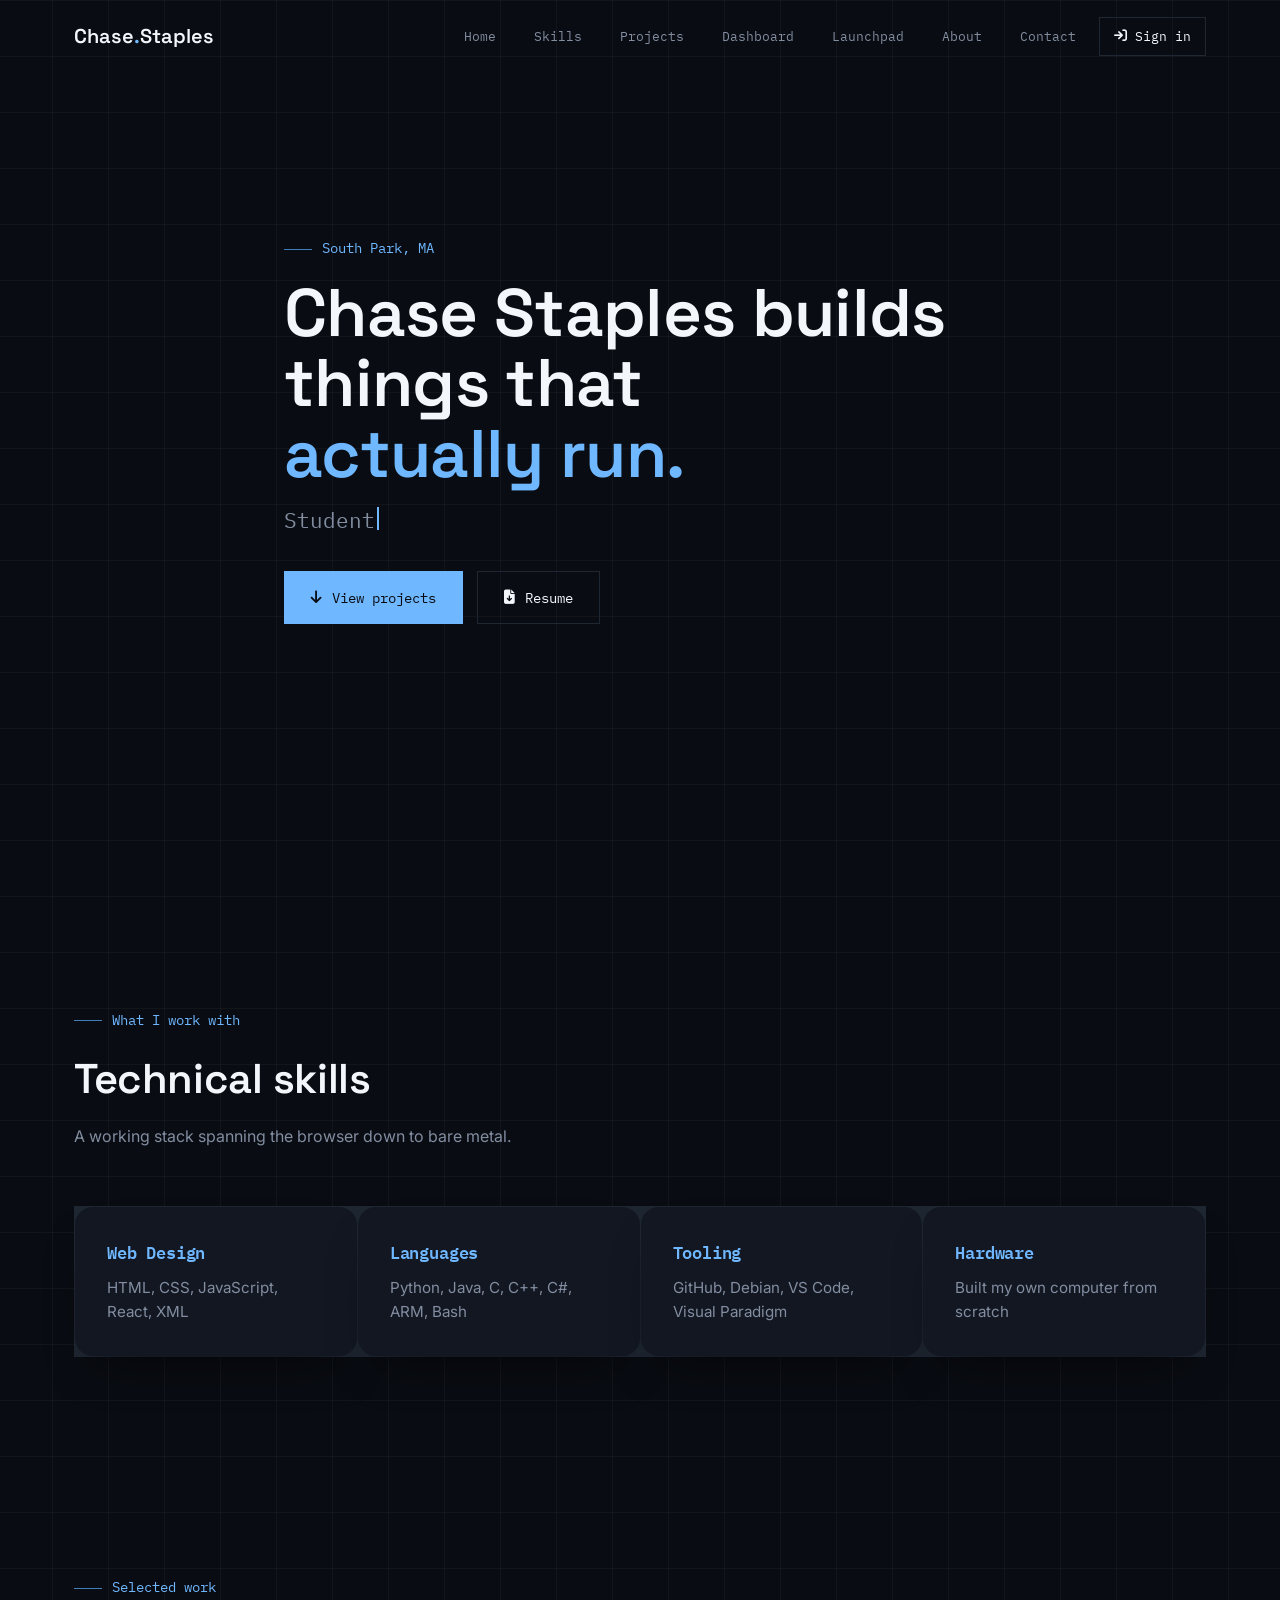
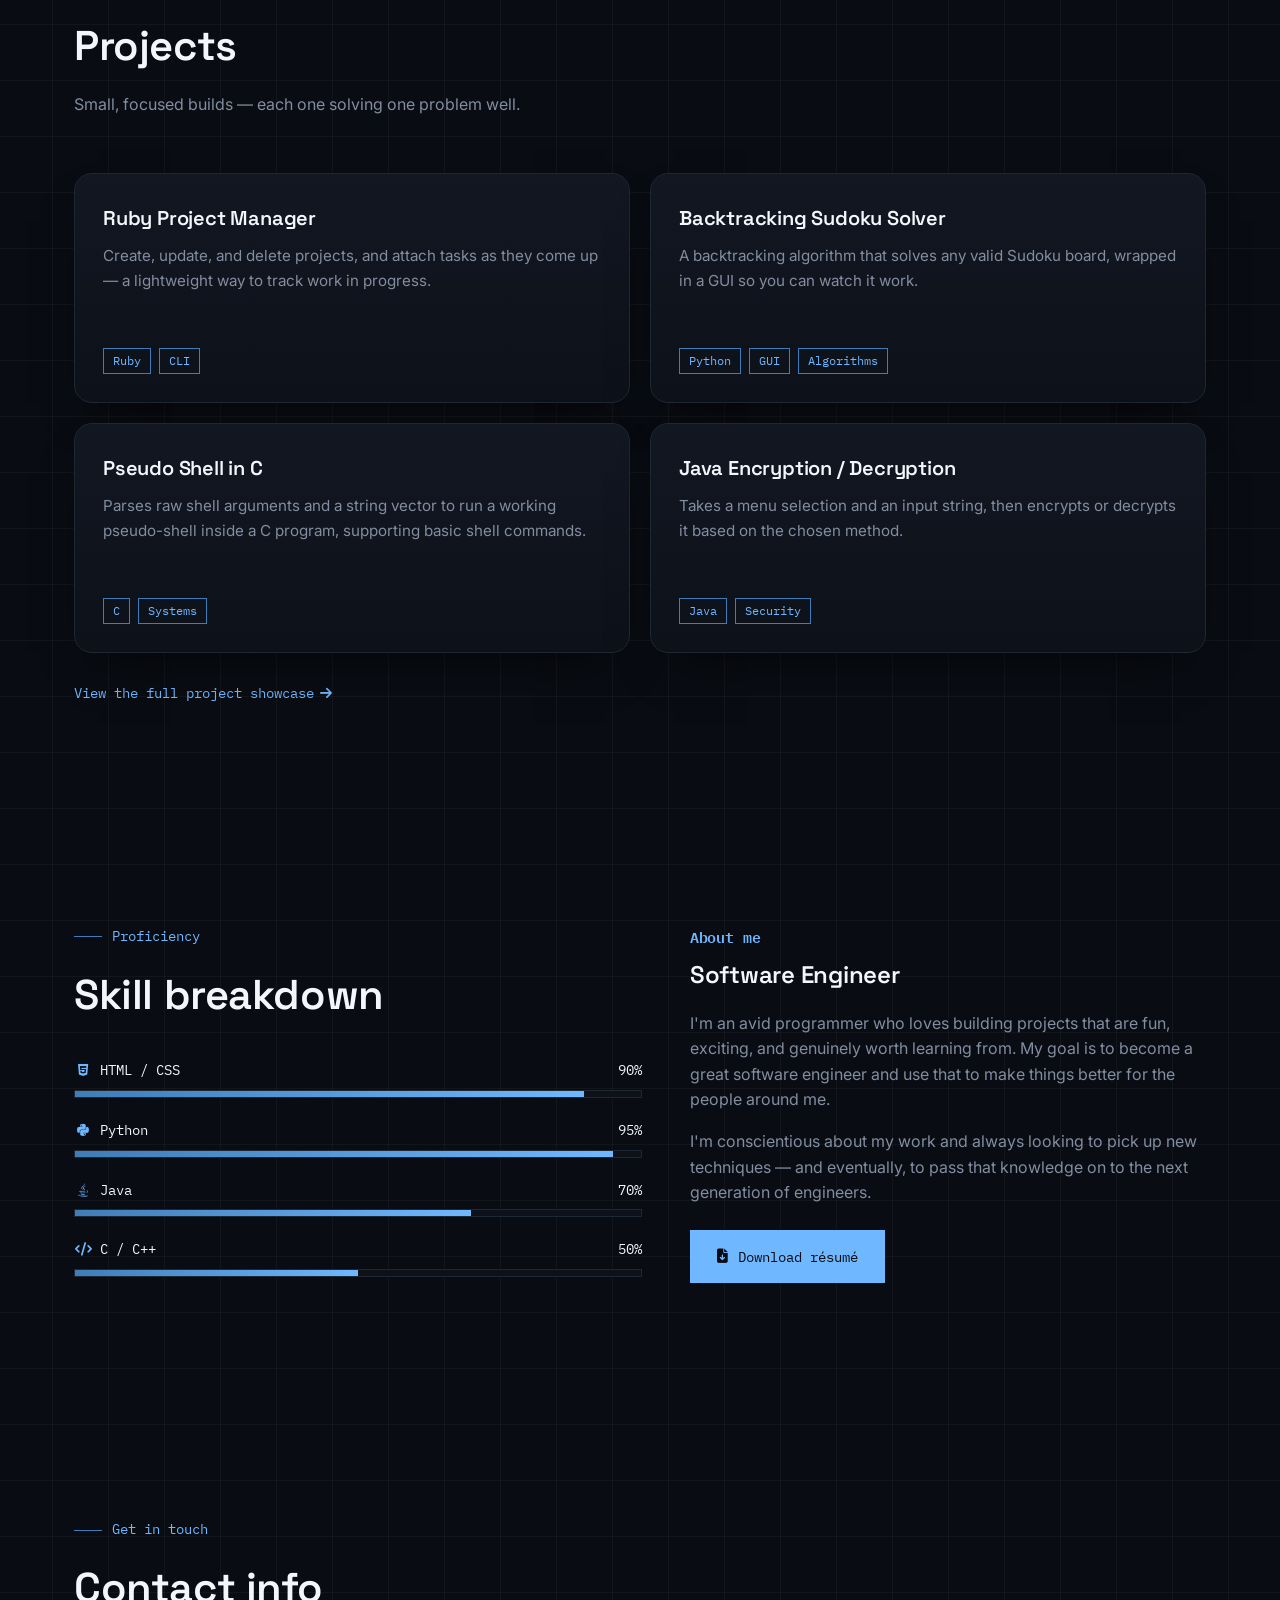
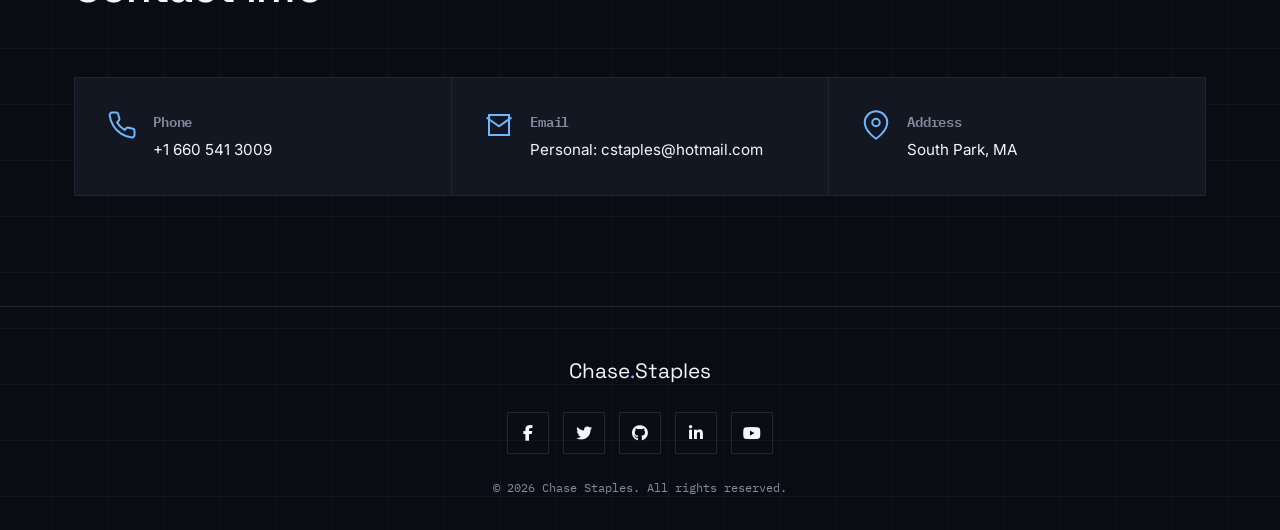
<file: index.html>
<!DOCTYPE html>
<html lang="en">
<head>
<meta charset="UTF-8">
<meta name="viewport" content="width=device-width, initial-scale=1.0">
<title>Chase Staples — Software Engineer</title>
<link rel="preconnect" href="https://fonts.googleapis.com">
<link href="https://fonts.googleapis.com/css2?family=Space+Grotesk:wght@400;500;600;700&family=Inter:wght@400;500;600&family=IBM+Plex+Mono:wght@400;500&display=swap" rel="stylesheet">
<link rel="stylesheet" href="https://cdnjs.cloudflare.com/ajax/libs/font-awesome/6.5.1/css/all.min.css">
<link rel="stylesheet" href="style.css">
</head>
<body>

<header id="site-header">
  <nav class="wrap">
    <a href="#hero" class="brand">Chase<em>.</em>Staples</a>
    <ul class="nav-links">
      <li><a href="#hero">Home</a></li>
      <li><a href="#skills">Skills</a></li>
      <li><a href="projects.html">Projects</a></li>
      <li><a href="dashboard.html">Dashboard</a></li>
      <li><a href="launchpad.html">Launchpad</a></li>
      <li><a href="#about">About</a></li>
      <li><a href="#contact">Contact</a></li>
      <li id="acctSlot"><a href="login.html" class="acct"><i class="fas fa-arrow-right-to-bracket"></i> Sign in</a></li>
    </ul>
    <button class="burger" id="burger" aria-label="Toggle menu" aria-expanded="false">
      <span></span><span></span><span></span>
    </button>
  </nav>
  <div class="mobile-panel" id="mobilePanel">
    <a href="#hero">Home</a>
    <a href="#skills">Skills</a>
    <a href="projects.html">Projects</a>
    <a href="dashboard.html">Dashboard</a>
    <a href="launchpad.html">Launchpad</a>
    <a href="#about">About</a>
    <a href="#contact">Contact</a>
    <a href="login.html" id="acctSlotMobile">Sign in</a>
  </div>
</header>

<section id="hero">
  <div class="bubbles" aria-hidden="true">
    <!-- back layer: smaller, slower, dimmer, for depth -->
    <div class="bubbles-back">
      <div class="bubble" style="left:6%;width:38px;height:38px;font-size:1rem;opacity:.55;animation-duration:19s;animation-delay:-2s;--drift:-14px;"><i class="fab fa-css3-alt"></i></div>
      <div class="bubble" style="left:22%;width:30px;height:30px;font-size:.85rem;opacity:.45;animation-duration:23s;animation-delay:-9s;--drift:18px;"><i class="fab fa-java"></i></div>
      <div class="bubble" style="left:48%;width:34px;height:34px;font-size:.9rem;opacity:.5;animation-duration:21s;animation-delay:-14s;--drift:-10px;"><span class="glyph" style="font-family:var(--mono);font-weight:600;">C</span></div>
      <div class="bubble" style="left:68%;width:26px;height:26px;font-size:.75rem;opacity:.4;animation-duration:25s;animation-delay:-5s;--drift:12px;"><i class="fab fa-html5"></i></div>
      <div class="bubble" style="left:86%;width:36px;height:36px;font-size:1rem;opacity:.5;animation-duration:20s;animation-delay:-11s;--drift:-16px;"><i class="fab fa-js"></i></div>
    </div>
    <!-- front layer: larger, faster, more opaque -->
    <div class="bubbles-front">
      <div class="bubble" style="left:12%;width:58px;height:58px;font-size:1.6rem;animation-duration:13s;animation-delay:-3s;--drift:22px;"><i class="fab fa-python"></i></div>
      <div class="bubble" style="left:34%;width:46px;height:46px;font-size:1.3rem;animation-duration:16s;animation-delay:-8s;--drift:-20px;"><i class="fab fa-gem"></i></div>
      <div class="bubble" style="left:58%;width:64px;height:64px;font-size:1.8rem;animation-duration:12s;animation-delay:-6s;--drift:18px;"><span class="glyph" style="font-family:var(--mono);font-weight:600;">C++</span></div>
      <div class="bubble" style="left:78%;width:50px;height:50px;font-size:1.4rem;animation-duration:15s;animation-delay:-1s;--drift:-24px;"><i class="fas fa-terminal"></i></div>
      <div class="bubble" style="left:94%;width:40px;height:40px;font-size:1.1rem;animation-duration:17s;animation-delay:-10s;--drift:14px;"><i class="fab fa-js"></i></div>
    </div>
  </div>
  <div class="wrap hero-inner">
    <div class="eyebrow">South Park, MA</div>
    <h1>Chase Staples builds things that<br><span>actually run.</span></h1>
    <div class="role-line"><span id="typedRole"></span><span class="cursor"></span></div>
    <div style="display:flex;gap:14px;flex-wrap:wrap;">
      <a href="#projects" class="btn"><i class="fas fa-arrow-down"></i> View projects</a>
      <a href="#" class="btn ghost"><i class="fas fa-file-arrow-down"></i> Resume</a>
    </div>
  </div>
</section>

<section id="skills">
  <div class="wrap">
    <div class="section-head">
      <div class="eyebrow">What I work with</div>
      <h2>Technical skills</h2>
      <p>A working stack spanning the browser down to bare metal.</p>
    </div>
    <div class="skill-grid">
      <div class="panel"><div class="br-bl"></div><div class="br-br"></div>
        <h3>Web Design</h3><p>HTML, CSS, JavaScript, React, XML</p>
      </div>
      <div class="panel"><div class="br-bl"></div><div class="br-br"></div>
        <h3>Languages</h3><p>Python, Java, C, C++, C#, ARM, Bash</p>
      </div>
      <div class="panel"><div class="br-bl"></div><div class="br-br"></div>
        <h3>Tooling</h3><p>GitHub, Debian, VS Code, Visual Paradigm</p>
      </div>
      <div class="panel"><div class="br-bl"></div><div class="br-br"></div>
        <h3>Hardware</h3><p>Built my own computer from scratch</p>
      </div>
    </div>
  </div>
</section>

<section id="projects">
  <div class="wrap">
    <div class="section-head">
      <div class="eyebrow">Selected work</div>
      <h2>Projects</h2>
      <p>Small, focused builds — each one solving one problem well.</p>
    </div>
    <div class="project-scroller">
      <div class="panel project-card"><div class="br-bl"></div><div class="br-br"></div>
        <h3>Ruby Project Manager</h3>
        <p>Create, update, and delete projects, and attach tasks as they come up — a lightweight way to track work in progress.</p>
        <div class="tags"><span>Ruby</span><span>CLI</span></div>
      </div>
      <div class="panel project-card"><div class="br-bl"></div><div class="br-br"></div>
        <h3>Backtracking Sudoku Solver</h3>
        <p>A backtracking algorithm that solves any valid Sudoku board, wrapped in a GUI so you can watch it work.</p>
        <div class="tags"><span>Python</span><span>GUI</span><span>Algorithms</span></div>
      </div>
      <div class="panel project-card"><div class="br-bl"></div><div class="br-br"></div>
        <h3>Pseudo Shell in C</h3>
        <p>Parses raw shell arguments and a string vector to run a working pseudo-shell inside a C program, supporting basic shell commands.</p>
        <div class="tags"><span>C</span><span>Systems</span></div>
      </div>
      <div class="panel project-card"><div class="br-bl"></div><div class="br-br"></div>
        <h3>Java Encryption / Decryption</h3>
        <p>Takes a menu selection and an input string, then encrypts or decrypts it based on the chosen method.</p>
        <div class="tags"><span>Java</span><span>Security</span></div>
      </div>
    </div>
    <a href="projects.html" class="text-link">View the full project showcase <i class="fas fa-arrow-right"></i></a>
  </div>
</section>

<section id="about">
  <div class="wrap about-grid">
    <div>
      <div class="section-head" style="margin-bottom:32px;">
        <div class="eyebrow">Proficiency</div>
        <h2>Skill breakdown</h2>
      </div>
      <div class="bar-row" data-pct="90">
        <div class="bar-label"><span><i class="fab fa-html5"></i>HTML / CSS</span><span>90%</span></div>
        <div class="bar-track"><div class="bar-fill"></div></div>
      </div>
      <div class="bar-row" data-pct="95">
        <div class="bar-label"><span><i class="fab fa-python"></i>Python</span><span>95%</span></div>
        <div class="bar-track"><div class="bar-fill"></div></div>
      </div>
      <div class="bar-row" data-pct="70">
        <div class="bar-label"><span><i class="fab fa-java"></i>Java</span><span>70%</span></div>
        <div class="bar-track"><div class="bar-fill"></div></div>
      </div>
      <div class="bar-row" data-pct="50">
        <div class="bar-label"><span><i class="fas fa-code"></i>C / C++</span><span>50%</span></div>
        <div class="bar-track"><div class="bar-fill"></div></div>
      </div>
    </div>
    <div class="about-copy">
      <h3>About me</h3>
      <h2>Software Engineer</h2>
      <p style="margin-top:16px;">I'm an avid programmer who loves building projects that are fun, exciting, and genuinely worth learning from. My goal is to become a great software engineer and use that to make things better for the people around me.</p>
      <p style="margin-top:16px;">I'm conscientious about my work and always looking to pick up new techniques — and eventually, to pass that knowledge on to the next generation of engineers.</p>
      <a href="./ChaseStaplesResume.docx" download class="btn" style="margin-top:24px;"><i class="fas fa-file-arrow-down"></i> Download résumé</a>
    </div>
  </div>
</section>

<section id="contact">
  <div class="wrap">
    <div class="section-head">
      <div class="eyebrow">Get in touch</div>
      <h2>Contact info</h2>
    </div>
    <div class="contact-grid">
      <div class="contact-card">
        <svg fill="none" stroke="currentColor" stroke-width="1.6" viewBox="0 0 24 24"><path d="M22 16.92v3a2 2 0 0 1-2.18 2 19.79 19.79 0 0 1-8.63-3.07 19.5 19.5 0 0 1-6-6 19.79 19.79 0 0 1-3.07-8.67A2 2 0 0 1 4.11 2h3a2 2 0 0 1 2 1.72c.127.96.362 1.903.7 2.81a2 2 0 0 1-.45 2.11L8.09 9.91a16 16 0 0 0 6 6l1.27-1.27a2 2 0 0 1 2.11-.45c.907.338 1.85.573 2.81.7A2 2 0 0 1 22 16.92z"/></svg>
        <div><h3>Phone</h3><p>+1 660 541 3009</p></div>
      </div>
      <div class="contact-card">
        <svg fill="none" stroke="currentColor" stroke-width="1.6" viewBox="0 0 24 24"><path d="M4 4h16v16H4z"/><path d="m22 6-10 7L2 6"/></svg>
        <div><h3>Email</h3><p>Personal: cstaples@hotmail.com</div>
      </div>
      <div class="contact-card">
        <svg fill="none" stroke="currentColor" stroke-width="1.6" viewBox="0 0 24 24"><path d="M21 10c0 7-9 13-9 13s-9-6-9-13a9 9 0 0 1 18 0z"/><circle cx="12" cy="10" r="3"/></svg>
        <div><h3>Address</h3><p>South Park, MA</p></div>
      </div>
    </div>
  </div>
</section>

<footer>
  <div class="wrap footer-inner">
    <div class="foot-brand">Chase<em>.</em>Staples</div>
    <div class="social-row">
      <a href="#" aria-label="Facebook"><i class="fab fa-facebook-f"></i></a>
      <a href="#" aria-label="Twitter"><i class="fab fa-twitter"></i></a>
      <a href="#" aria-label="GitHub"><i class="fab fa-github"></i></a>
      <a href="#" aria-label="LinkedIn"><i class="fab fa-linkedin-in"></i></a>
      <a href="#" aria-label="YouTube"><i class="fab fa-youtube"></i></a>
    </div>
    <p class="copyright">© <span id="year"></span> Chase Staples. All rights reserved.</p>
  </div>
</footer>

<script>
document.getElementById('year').textContent = new Date().getFullYear();

/* header scroll state */
const header = document.getElementById('site-header');
document.addEventListener('scroll', () => {
  header.classList.toggle('scrolled', window.scrollY > 40);
}, {passive:true});

/* mobile nav */
const burger = document.getElementById('burger');
const panel = document.getElementById('mobilePanel');
function closeMenu(){
  burger.classList.remove('active');
  panel.classList.remove('active');
  burger.setAttribute('aria-expanded','false');
}
burger.addEventListener('click', () => {
  const open = burger.classList.toggle('active');
  panel.classList.toggle('active', open);
  burger.setAttribute('aria-expanded', String(open));
});
panel.querySelectorAll('a').forEach(a => a.addEventListener('click', closeMenu));

/* dependency-free typing effect */
const roles = ['Student','Developer','Engineer','Designer','Freelancer'];
const roleEl = document.getElementById('typedRole');
let ri = 0, ci = 0, deleting = false;
function tick(){
  const word = roles[ri];
  if(!deleting){
    ci++;
    roleEl.textContent = word.slice(0,ci);
    if(ci === word.length){ deleting = true; setTimeout(tick, 1400); return; }
  } else {
    ci--;
    roleEl.textContent = word.slice(0,ci);
    if(ci === 0){ deleting = false; ri = (ri+1) % roles.length; }
  }
  setTimeout(tick, deleting ? 55 : 95);
}
tick();

/* skill bar fill on view */
const bars = document.querySelectorAll('.bar-row');
const io = new IntersectionObserver((entries) => {
  entries.forEach(e => {
    if(e.isIntersecting){
      const fill = e.target.querySelector('.bar-fill');
      fill.style.width = e.target.dataset.pct + '%';
      io.unobserve(e.target);
    }
  });
}, {threshold:.4});
bars.forEach(b => io.observe(b));

/* login state — reflects the demo login.html / otp.html flow, shown inline in the nav */
const acctSlot = document.getElementById('acctSlot');
const acctSlotMobile = document.getElementById('acctSlotMobile');

function signOut(){
  sessionStorage.removeItem('loggedIn');
  sessionStorage.removeItem('demoEmail');
  refreshAuthUI();
}

function refreshAuthUI(){
  const loggedIn = sessionStorage.getItem('loggedIn') === 'true';
  const email = sessionStorage.getItem('demoEmail') || 'you';
  if(loggedIn){
    acctSlot.innerHTML = `<span class="acct-status"><i class="fas fa-circle-check" style="color:var(--success);"></i> <strong>${email}</strong> <button id="logoutBtn">Sign out</button></span>`;
    document.getElementById('logoutBtn').addEventListener('click', signOut);
    acctSlotMobile.textContent = 'Sign out';
    acctSlotMobile.href = '#';
    acctSlotMobile.onclick = (e) => { e.preventDefault(); signOut(); };
  } else {
    acctSlot.innerHTML = '<a href="login.html" class="acct"><i class="fas fa-arrow-right-to-bracket"></i> Sign in</a>';
    acctSlotMobile.textContent = 'Sign in';
    acctSlotMobile.href = 'login.html';
    acctSlotMobile.onclick = null;
  }
}
refreshAuthUI();
</script>
</body>
</html>
</file>
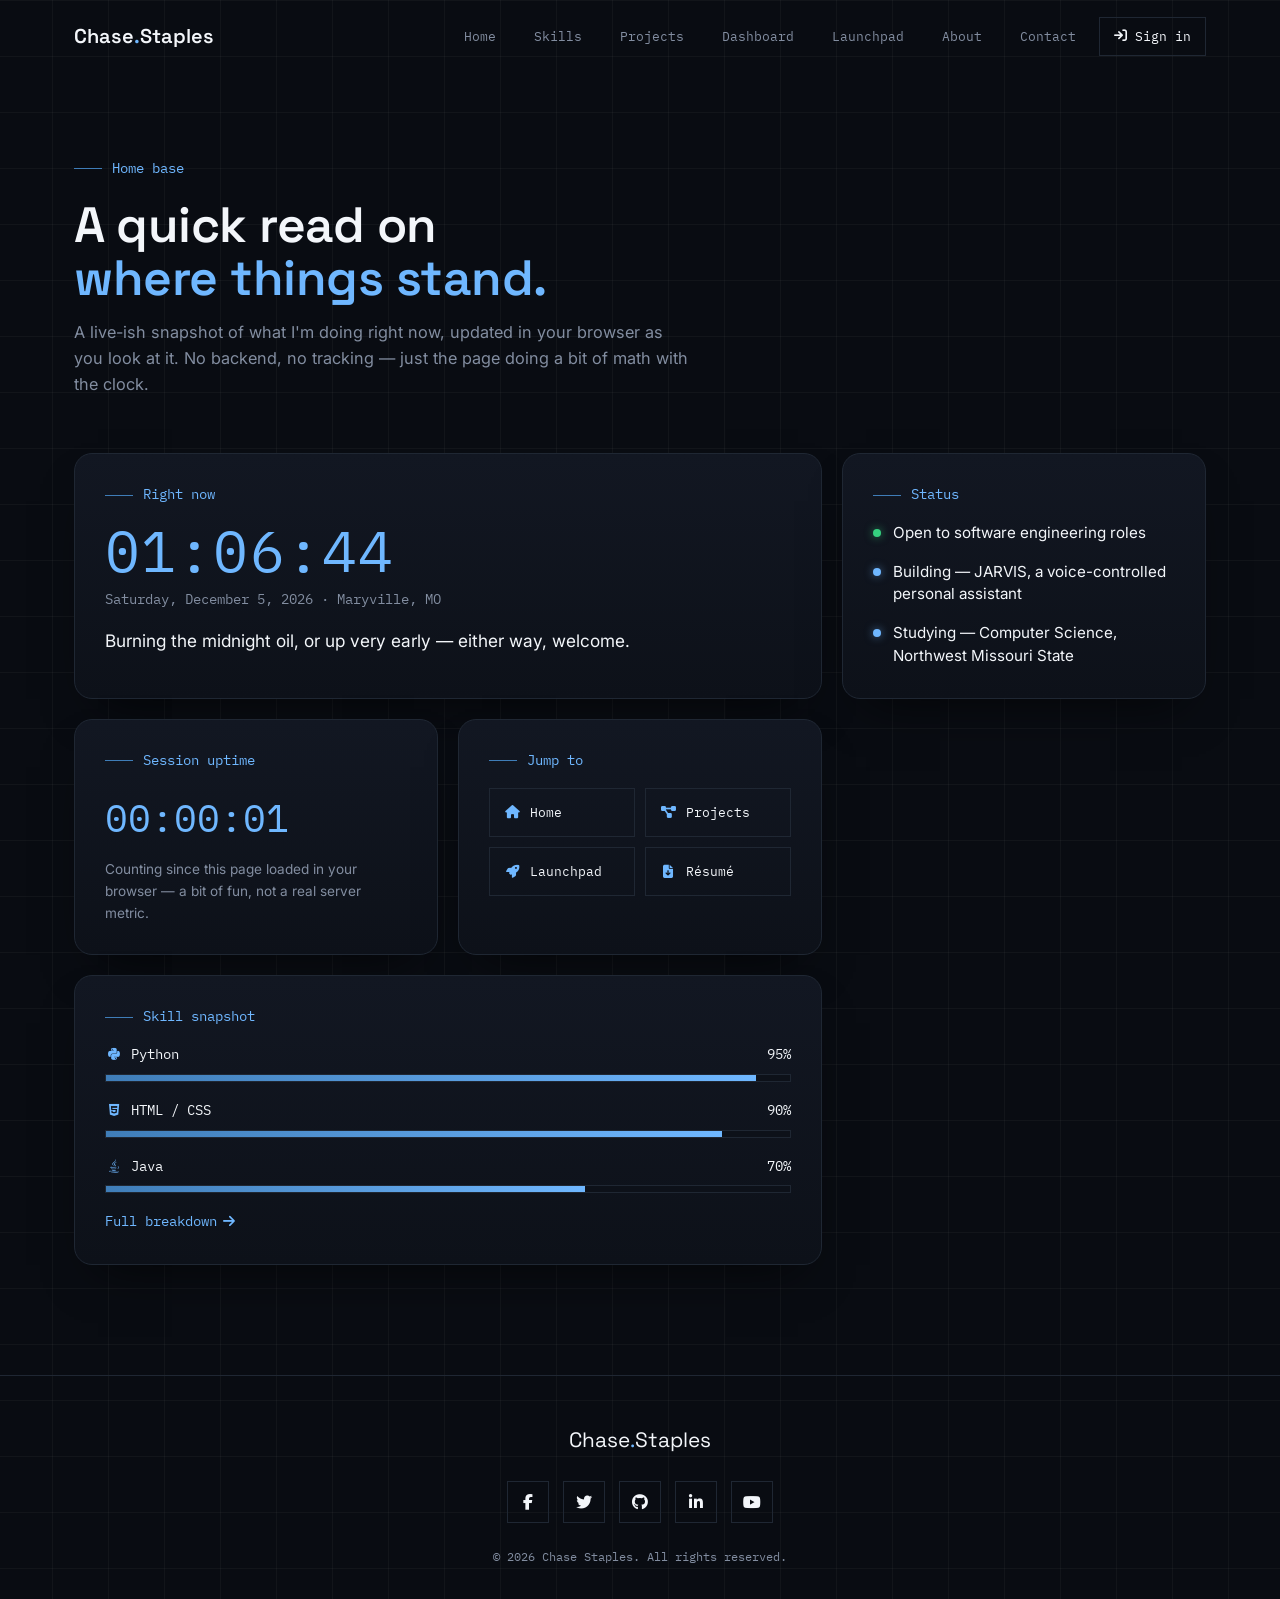
<file: dashboard.html>
<!DOCTYPE html>
<html lang="en">
<head>
<meta charset="UTF-8">
<meta name="viewport" content="width=device-width, initial-scale=1.0">
<title>Dashboard — Chase Staples</title>
<link rel="preconnect" href="https://fonts.googleapis.com">
<link href="https://fonts.googleapis.com/css2?family=Space+Grotesk:wght@400;500;600;700&family=Inter:wght@400;500;600&family=IBM+Plex+Mono:wght@400;500&display=swap" rel="stylesheet">
<link rel="stylesheet" href="https://cdnjs.cloudflare.com/ajax/libs/font-awesome/6.5.1/css/all.min.css">
<link rel="stylesheet" href="style.css">
</head>
<body>

<header id="site-header">
  <nav class="wrap">
    <a href="index.html" class="brand">Chase<em>.</em>Staples</a>
    <ul class="nav-links">
      <li><a href="index.html">Home</a></li>
      <li><a href="index.html#skills">Skills</a></li>
      <li><a href="projects.html">Projects</a></li>
      <li><a href="dashboard.html">Dashboard</a></li>
      <li><a href="launchpad.html">Launchpad</a></li>
      <li><a href="index.html#about">About</a></li>
      <li><a href="index.html#contact">Contact</a></li>
      <li id="acctSlot"><a href="login.html" class="acct"><i class="fas fa-arrow-right-to-bracket"></i> Sign in</a></li>
    </ul>
    <button class="burger" id="burger" aria-label="Toggle menu" aria-expanded="false">
      <span></span><span></span><span></span>
    </button>
  </nav>
  <div class="mobile-panel" id="mobilePanel">
    <a href="index.html">Home</a>
    <a href="index.html#skills">Skills</a>
    <a href="projects.html">Projects</a>
    <a href="dashboard.html">Dashboard</a>
    <a href="launchpad.html">Launchpad</a>
    <a href="index.html#about">About</a>
    <a href="index.html#contact">Contact</a>
    <a href="login.html" id="acctSlotMobile">Sign in</a>
  </div>
</header>

<section class="page-hero">
  <div class="wrap">
    <div class="eyebrow">Home base</div>
    <h1>A quick read on<br><span>where things stand.</span></h1>
    <p>A live-ish snapshot of what I'm doing right now, updated in your browser as you look at it. No backend, no tracking — just the page doing a bit of math with the clock.</p>
  </div>
</section>

<section style="padding-top:0;">
  <div class="wrap">
    <div class="dash-grid">

      <div class="panel dash-card dash-wide">
        <div class="eyebrow">Right now</div>
        <div class="dash-clock" id="dashClock">--:--:--</div>
        <div class="dash-date" id="dashDate">—</div>
        <div class="dash-greeting" id="dashGreeting">Hello.</div>
      </div>

      <div class="panel dash-card">
        <div class="eyebrow">Status</div>
        <ul class="status-list">
          <li><span class="dot dot-live"></span>Open to software engineering roles</li>
          <li><span class="dot dot-amber"></span>Building — JARVIS, a voice-controlled personal assistant</li>
          <li><span class="dot dot-amber"></span>Studying — Computer Science, Northwest Missouri State</li>
        </ul>
      </div>

      <div class="panel dash-card">
        <div class="eyebrow">Session uptime</div>
        <div class="stat-number" id="uptimeCounter">00:00:00</div>
        <p class="stat-note">Counting since this page loaded in your browser — a bit of fun, not a real server metric.</p>
      </div>

      <div class="panel dash-card">
        <div class="eyebrow">Jump to</div>
        <div class="dash-links">
          <a href="index.html" class="dash-link-tile"><i class="fas fa-house"></i>Home</a>
          <a href="projects.html" class="dash-link-tile"><i class="fas fa-diagram-project"></i>Projects</a>
          <a href="launchpad.html" class="dash-link-tile"><i class="fas fa-rocket"></i>Launchpad</a>
          <a href="./ChaseStaplesResume.docx" download class="dash-link-tile"><i class="fas fa-file-arrow-down"></i>Résumé</a>
        </div>
      </div>

      <div class="panel dash-card dash-wide">
        <div class="eyebrow">Skill snapshot</div>
        <div class="bar-row" data-pct="95">
          <div class="bar-label"><span><i class="fab fa-python"></i>Python</span><span>95%</span></div>
          <div class="bar-track"><div class="bar-fill"></div></div>
        </div>
        <div class="bar-row" data-pct="90">
          <div class="bar-label"><span><i class="fab fa-html5"></i>HTML / CSS</span><span>90%</span></div>
          <div class="bar-track"><div class="bar-fill"></div></div>
        </div>
        <div class="bar-row" data-pct="70">
          <div class="bar-label"><span><i class="fab fa-java"></i>Java</span><span>70%</span></div>
          <div class="bar-track"><div class="bar-fill"></div></div>
        </div>
        <a href="index.html#about" class="text-link">Full breakdown <i class="fas fa-arrow-right"></i></a>
      </div>

    </div>
  </div>
</section>

<footer>
  <div class="wrap footer-inner">
    <div class="foot-brand">Chase<em>.</em>Staples</div>
    <div class="social-row">
      <a href="#" aria-label="Facebook"><i class="fab fa-facebook-f"></i></a>
      <a href="#" aria-label="Twitter"><i class="fab fa-twitter"></i></a>
      <a href="#" aria-label="GitHub"><i class="fab fa-github"></i></a>
      <a href="#" aria-label="LinkedIn"><i class="fab fa-linkedin-in"></i></a>
      <a href="#" aria-label="YouTube"><i class="fab fa-youtube"></i></a>
    </div>
    <p class="copyright">© <span id="year"></span> Chase Staples. All rights reserved.</p>
  </div>
</footer>

<script>
document.getElementById('year').textContent = new Date().getFullYear();

/* header scroll state */
const header = document.getElementById('site-header');
document.addEventListener('scroll', () => {
  header.classList.toggle('scrolled', window.scrollY > 40);
}, {passive:true});

/* mobile nav */
const burger = document.getElementById('burger');
const panel = document.getElementById('mobilePanel');
function closeMenu(){
  burger.classList.remove('active');
  panel.classList.remove('active');
  burger.setAttribute('aria-expanded','false');
}
burger.addEventListener('click', () => {
  const open = burger.classList.toggle('active');
  panel.classList.toggle('active', open);
  burger.setAttribute('aria-expanded', String(open));
});
panel.querySelectorAll('a').forEach(a => a.addEventListener('click', closeMenu));

/* login state — mirrors index.html */
const acctSlot = document.getElementById('acctSlot');
const acctSlotMobile = document.getElementById('acctSlotMobile');
function signOut(){
  sessionStorage.removeItem('loggedIn');
  sessionStorage.removeItem('demoEmail');
  refreshAuthUI();
}
function refreshAuthUI(){
  const loggedIn = sessionStorage.getItem('loggedIn') === 'true';
  const email = sessionStorage.getItem('demoEmail') || 'you';
  if(loggedIn){
    acctSlot.innerHTML = `<span class="acct-status"><i class="fas fa-circle-check" style="color:var(--success);"></i> <strong>${email}</strong> <button id="logoutBtn">Sign out</button></span>`;
    document.getElementById('logoutBtn').addEventListener('click', signOut);
    acctSlotMobile.textContent = 'Sign out';
    acctSlotMobile.href = '#';
    acctSlotMobile.onclick = (e) => { e.preventDefault(); signOut(); };
  } else {
    acctSlot.innerHTML = '<a href="login.html" class="acct"><i class="fas fa-arrow-right-to-bracket"></i> Sign in</a>';
    acctSlotMobile.textContent = 'Sign in';
    acctSlotMobile.href = 'login.html';
    acctSlotMobile.onclick = null;
  }
}
refreshAuthUI();

/* skill bar fill on view — mirrors index.html */
const bars = document.querySelectorAll('.bar-row');
const io = new IntersectionObserver((entries) => {
  entries.forEach(e => {
    if(e.isIntersecting){
      const fill = e.target.querySelector('.bar-fill');
      fill.style.width = e.target.dataset.pct + '%';
      io.unobserve(e.target);
    }
  });
}, {threshold:.4});
bars.forEach(b => io.observe(b));

/* live clock + date + time-of-day greeting */
const clockEl = document.getElementById('dashClock');
const dateEl = document.getElementById('dashDate');
const greetEl = document.getElementById('dashGreeting');
function greetingFor(hour){
  if(hour < 5) return "Burning the midnight oil, or up very early — either way, welcome.";
  if(hour < 12) return "Good morning.";
  if(hour < 17) return "Good afternoon.";
  if(hour < 21) return "Good evening.";
  return "Late one. Good evening.";
}
function tickClock(){
  const now = new Date();
  clockEl.textContent = now.toLocaleTimeString('en-US', {hour12:false});
  dateEl.textContent = now.toLocaleDateString('en-US', {weekday:'long', year:'numeric', month:'long', day:'numeric'}) + ' · Maryville, MO';
  greetEl.textContent = greetingFor(now.getHours());
}
tickClock();
setInterval(tickClock, 1000);

/* session uptime */
const uptimeStart = Date.now();
const uptimeEl = document.getElementById('uptimeCounter');
function pad(n){ return String(n).padStart(2,'0'); }
function tickUptime(){
  const secs = Math.floor((Date.now() - uptimeStart) / 1000);
  const h = Math.floor(secs / 3600);
  const m = Math.floor((secs % 3600) / 60);
  const s = secs % 60;
  uptimeEl.textContent = `${pad(h)}:${pad(m)}:${pad(s)}`;
}
tickUptime();
setInterval(tickUptime, 1000);
</script>
</body>
</html>
</file>
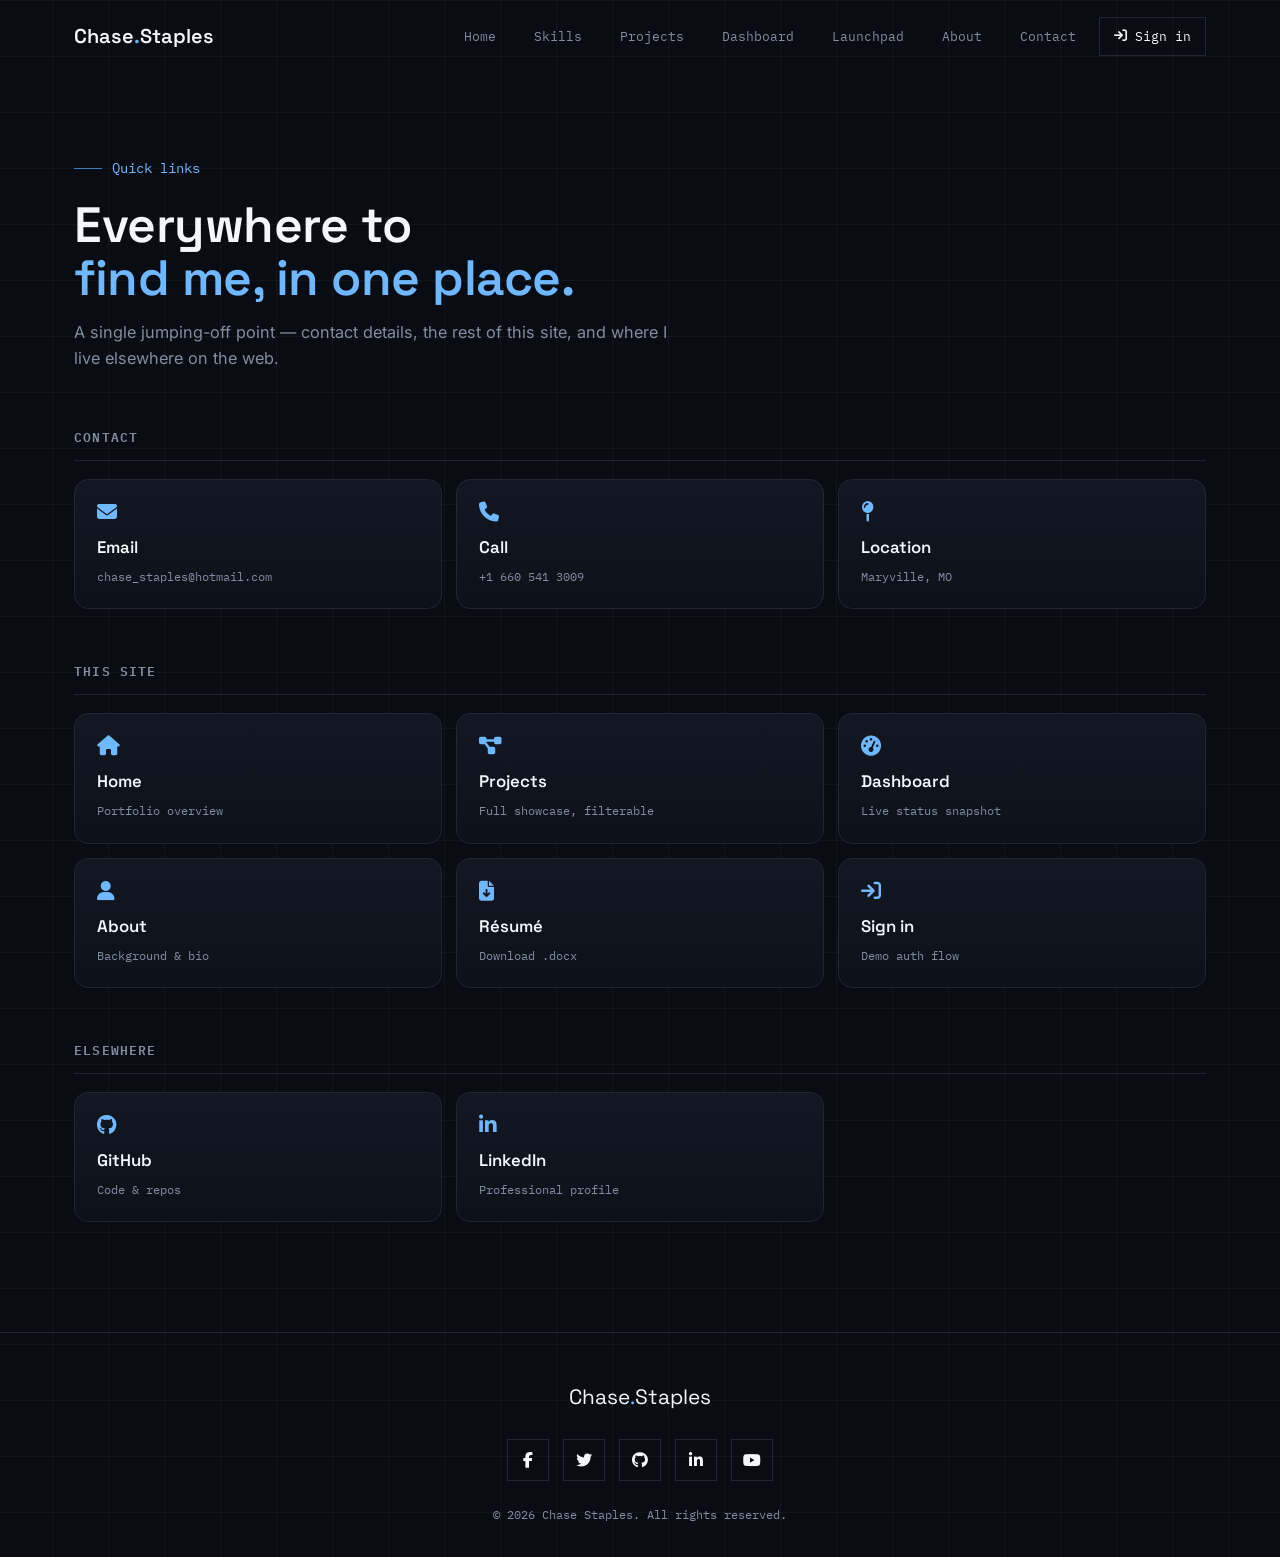
<file: launchpad.html>
<!DOCTYPE html>
<html lang="en">
<head>
<meta charset="UTF-8">
<meta name="viewport" content="width=device-width, initial-scale=1.0">
<title>Launchpad — Chase Staples</title>
<link rel="preconnect" href="https://fonts.googleapis.com">
<link href="https://fonts.googleapis.com/css2?family=Space+Grotesk:wght@400;500;600;700&family=Inter:wght@400;500;600&family=IBM+Plex+Mono:wght@400;500&display=swap" rel="stylesheet">
<link rel="stylesheet" href="https://cdnjs.cloudflare.com/ajax/libs/font-awesome/6.5.1/css/all.min.css">
<link rel="stylesheet" href="style.css">
</head>
<body>

<header id="site-header">
  <nav class="wrap">
    <a href="index.html" class="brand">Chase<em>.</em>Staples</a>
    <ul class="nav-links">
      <li><a href="index.html">Home</a></li>
      <li><a href="index.html#skills">Skills</a></li>
      <li><a href="projects.html">Projects</a></li>
      <li><a href="dashboard.html">Dashboard</a></li>
      <li><a href="launchpad.html">Launchpad</a></li>
      <li><a href="index.html#about">About</a></li>
      <li><a href="index.html#contact">Contact</a></li>
      <li id="acctSlot"><a href="login.html" class="acct"><i class="fas fa-arrow-right-to-bracket"></i> Sign in</a></li>
    </ul>
    <button class="burger" id="burger" aria-label="Toggle menu" aria-expanded="false">
      <span></span><span></span><span></span>
    </button>
  </nav>
  <div class="mobile-panel" id="mobilePanel">
    <a href="index.html">Home</a>
    <a href="index.html#skills">Skills</a>
    <a href="projects.html">Projects</a>
    <a href="dashboard.html">Dashboard</a>
    <a href="launchpad.html">Launchpad</a>
    <a href="index.html#about">About</a>
    <a href="index.html#contact">Contact</a>
    <a href="login.html" id="acctSlotMobile">Sign in</a>
  </div>
</header>

<section class="page-hero">
  <div class="wrap">
    <div class="eyebrow">Quick links</div>
    <h1>Everywhere to<br><span>find me, in one place.</span></h1>
    <p>A single jumping-off point — contact details, the rest of this site, and where I live elsewhere on the web.</p>
  </div>
</section>

<section style="padding-top:0;">
  <div class="wrap">

    <div class="lp-group">
      <h2 class="lp-group-title">Contact</h2>
      <div class="lp-grid">
        <a class="lp-tile panel-link" href="mailto:chase_staples@hotmail.com">
          <i class="fas fa-envelope"></i>
          <span>Email</span>
          <small>chase_staples@hotmail.com</small>
        </a>
        <a class="lp-tile panel-link" href="tel:+16605413009">
          <i class="fas fa-phone"></i>
          <span>Call</span>
          <small>+1 660 541 3009</small>
        </a>
        <a class="lp-tile panel-link" href="index.html#contact">
          <i class="fas fa-map-pin"></i>
          <span>Location</span>
          <small>Maryville, MO</small>
        </a>
      </div>
    </div>

    <div class="lp-group">
      <h2 class="lp-group-title">This site</h2>
      <div class="lp-grid">
        <a class="lp-tile panel-link" href="index.html">
          <i class="fas fa-house"></i>
          <span>Home</span>
          <small>Portfolio overview</small>
        </a>
        <a class="lp-tile panel-link" href="projects.html">
          <i class="fas fa-diagram-project"></i>
          <span>Projects</span>
          <small>Full showcase, filterable</small>
        </a>
        <a class="lp-tile panel-link" href="dashboard.html">
          <i class="fas fa-gauge-high"></i>
          <span>Dashboard</span>
          <small>Live status snapshot</small>
        </a>
        <a class="lp-tile panel-link" href="index.html#about">
          <i class="fas fa-user"></i>
          <span>About</span>
          <small>Background &amp; bio</small>
        </a>
        <a class="lp-tile panel-link" href="./ChaseStaplesResume.docx" download>
          <i class="fas fa-file-arrow-down"></i>
          <span>Résumé</span>
          <small>Download .docx</small>
        </a>
        <a class="lp-tile panel-link" href="login.html">
          <i class="fas fa-arrow-right-to-bracket"></i>
          <span>Sign in</span>
          <small>Demo auth flow</small>
        </a>
      </div>
    </div>

    <div class="lp-group">
      <h2 class="lp-group-title">Elsewhere</h2>
      <div class="lp-grid">
        <a class="lp-tile panel-link" href="#" target="_blank" rel="noopener">
          <i class="fab fa-github"></i>
          <span>GitHub</span>
          <small>Code &amp; repos</small>
        </a>
        <a class="lp-tile panel-link" href="#" target="_blank" rel="noopener">
          <i class="fab fa-linkedin-in"></i>
          <span>LinkedIn</span>
          <small>Professional profile</small>
        </a>
      </div>
    </div>

  </div>
</section>

<footer>
  <div class="wrap footer-inner">
    <div class="foot-brand">Chase<em>.</em>Staples</div>
    <div class="social-row">
      <a href="#" aria-label="Facebook"><i class="fab fa-facebook-f"></i></a>
      <a href="#" aria-label="Twitter"><i class="fab fa-twitter"></i></a>
      <a href="#" aria-label="GitHub"><i class="fab fa-github"></i></a>
      <a href="#" aria-label="LinkedIn"><i class="fab fa-linkedin-in"></i></a>
      <a href="#" aria-label="YouTube"><i class="fab fa-youtube"></i></a>
    </div>
    <p class="copyright">© <span id="year"></span> Chase Staples. All rights reserved.</p>
  </div>
</footer>

<script>
document.getElementById('year').textContent = new Date().getFullYear();

/* header scroll state */
const header = document.getElementById('site-header');
document.addEventListener('scroll', () => {
  header.classList.toggle('scrolled', window.scrollY > 40);
}, {passive:true});

/* mobile nav */
const burger = document.getElementById('burger');
const panel = document.getElementById('mobilePanel');
function closeMenu(){
  burger.classList.remove('active');
  panel.classList.remove('active');
  burger.setAttribute('aria-expanded','false');
}
burger.addEventListener('click', () => {
  const open = burger.classList.toggle('active');
  panel.classList.toggle('active', open);
  burger.setAttribute('aria-expanded', String(open));
});
panel.querySelectorAll('a').forEach(a => a.addEventListener('click', closeMenu));

/* login state — mirrors index.html */
const acctSlot = document.getElementById('acctSlot');
const acctSlotMobile = document.getElementById('acctSlotMobile');
function signOut(){
  sessionStorage.removeItem('loggedIn');
  sessionStorage.removeItem('demoEmail');
  refreshAuthUI();
}
function refreshAuthUI(){
  const loggedIn = sessionStorage.getItem('loggedIn') === 'true';
  const email = sessionStorage.getItem('demoEmail') || 'you';
  if(loggedIn){
    acctSlot.innerHTML = `<span class="acct-status"><i class="fas fa-circle-check" style="color:var(--success);"></i> <strong>${email}</strong> <button id="logoutBtn">Sign out</button></span>`;
    document.getElementById('logoutBtn').addEventListener('click', signOut);
    acctSlotMobile.textContent = 'Sign out';
    acctSlotMobile.href = '#';
    acctSlotMobile.onclick = (e) => { e.preventDefault(); signOut(); };
  } else {
    acctSlot.innerHTML = '<a href="login.html" class="acct"><i class="fas fa-arrow-right-to-bracket"></i> Sign in</a>';
    acctSlotMobile.textContent = 'Sign in';
    acctSlotMobile.href = 'login.html';
    acctSlotMobile.onclick = null;
  }
}
refreshAuthUI();
</script>
</body>
</html>
</file>
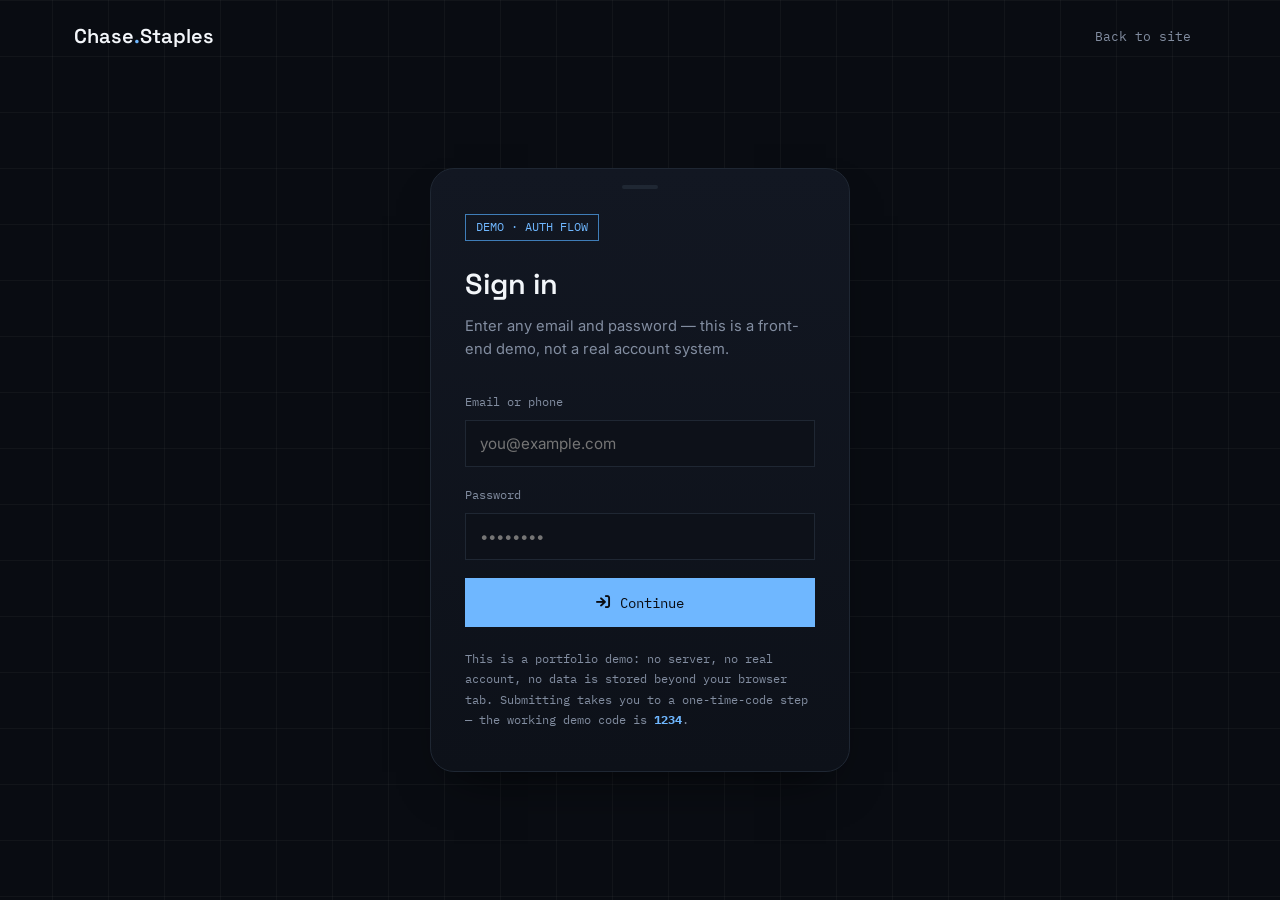
<file: login.html>
<!DOCTYPE html>
<html lang="en">
<head>
<meta charset="UTF-8">
<meta name="viewport" content="width=device-width, initial-scale=1.0">
<title>Sign in — Chase Staples</title>
<link rel="preconnect" href="https://fonts.googleapis.com">
<link href="https://fonts.googleapis.com/css2?family=Space+Grotesk:wght@400;500;600;700&family=Inter:wght@400;500;600&family=IBM+Plex+Mono:wght@400;500&display=swap" rel="stylesheet">
<link rel="stylesheet" href="https://cdnjs.cloudflare.com/ajax/libs/font-awesome/6.5.1/css/all.min.css">
<link rel="stylesheet" href="style.css">
</head>
<body>

<header>
  <nav class="wrap">
    <a href="index.html" class="brand">Chase<em>.</em>Staples</a>
    <ul class="nav-links">
      <li><a href="index.html">Back to site</a></li>
    </ul>
  </nav>
</header>

<div class="auth-shell">
  <div class="panel auth-card">
    <div class="br-bl"></div><div class="br-br"></div>
    <span class="auth-badge">DEMO · AUTH FLOW</span>
    <h1>Sign in</h1>
    <p class="sub">Enter any email and password — this is a front-end demo, not a real account system.</p>

    <form id="loginForm">
      <div class="field">
        <label for="email">Email or phone</label>
        <input type="text" id="email" placeholder="you@example.com" autocomplete="username" required>
      </div>
      <div class="field">
        <label for="password">Password</label>
        <input type="password" id="password" placeholder="••••••••" autocomplete="current-password" required>
      </div>
      <button type="submit" class="btn" style="width:100%;justify-content:center;">
        <i class="fas fa-arrow-right-to-bracket"></i> Continue
      </button>
      <p class="auth-error" id="loginError">Enter something in both fields to continue.</p>
    </form>

    <p class="auth-note">This is a portfolio demo: no server, no real account, no data is stored beyond your browser tab. Submitting takes you to a one-time-code step — the working demo code is <b>1234</b>.</p>
  </div>
</div>

<script>
document.getElementById('loginForm').addEventListener('submit', function(e){
  e.preventDefault();
  const email = document.getElementById('email').value.trim();
  const pass = document.getElementById('password').value.trim();
  const err = document.getElementById('loginError');
  if(!email || !pass){
    err.classList.add('show');
    return;
  }
  err.classList.remove('show');
  sessionStorage.setItem('demoEmail', email);
  window.location.href = 'otp.html';
});
</script>
</body>
</html>
</file>
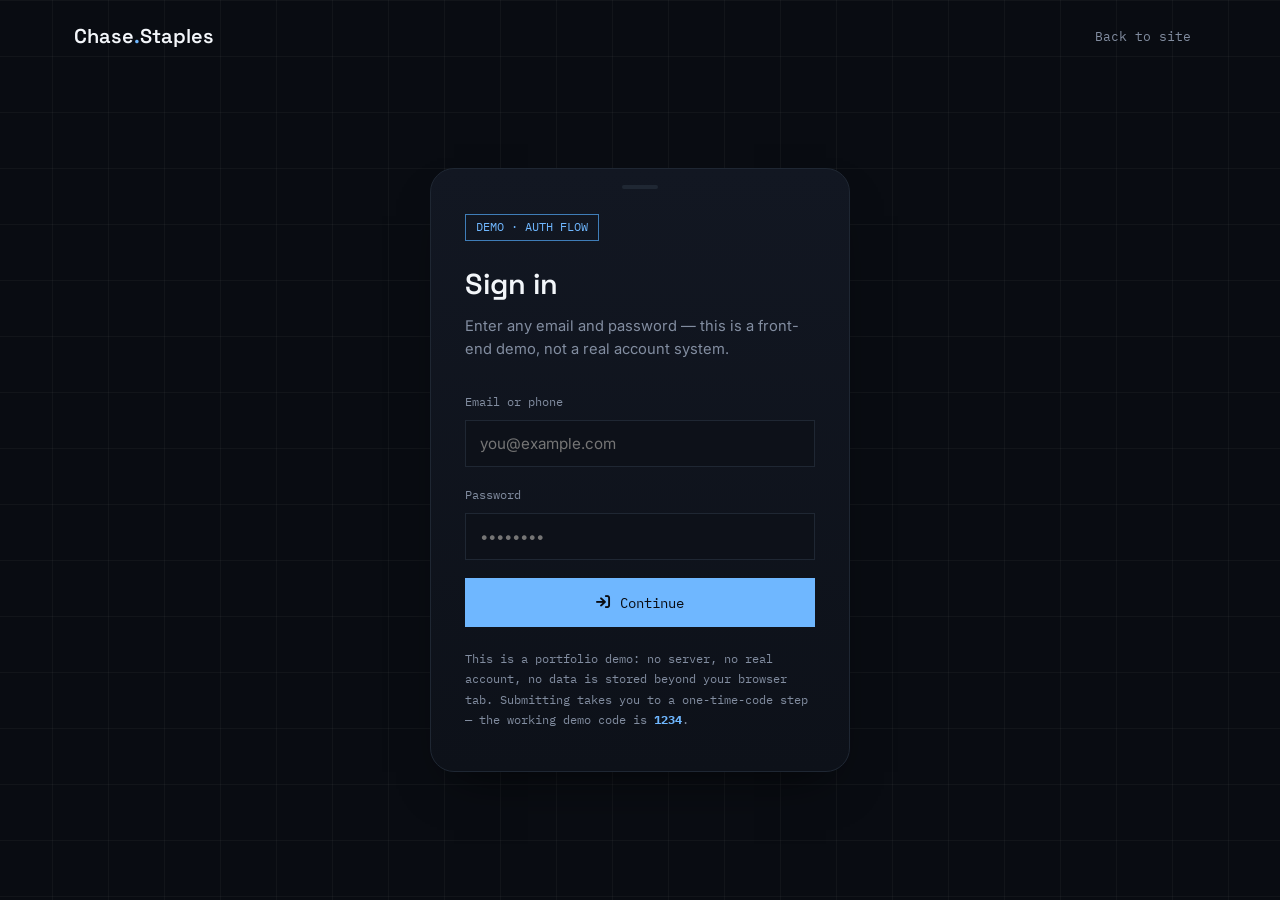
<file: otp.html>
<!DOCTYPE html>
<html lang="en">
<head>
<meta charset="UTF-8">
<meta name="viewport" content="width=device-width, initial-scale=1.0">
<title>Verify code — Chase Staples</title>
<link rel="preconnect" href="https://fonts.googleapis.com">
<link href="https://fonts.googleapis.com/css2?family=Space+Grotesk:wght@400;500;600;700&family=Inter:wght@400;500;600&family=IBM+Plex+Mono:wght@400;500&display=swap" rel="stylesheet">
<link rel="stylesheet" href="https://cdnjs.cloudflare.com/ajax/libs/font-awesome/6.5.1/css/all.min.css">
<link rel="stylesheet" href="style.css">
</head>
<body>

<header>
  <nav class="wrap">
    <a href="index.html" class="brand">Chase<em>.</em>Staples</a>
    <ul class="nav-links">
      <li><a href="login.html">Back to sign in</a></li>
    </ul>
  </nav>
</header>

<div class="auth-shell">
  <div class="panel auth-card">
    <div class="br-bl"></div><div class="br-br"></div>
    <a href="login.html" class="back-link"><i class="fas fa-arrow-left"></i> Back</a>
    <span class="auth-badge">STEP 2 · VERIFICATION</span>
    <h1>Enter your code</h1>
    <p class="sub">We "texted" a 4-digit code to <strong id="destEmail">your account</strong>.</p>

    <div class="otp-deck" id="otpDeck">
      <div class="otp-slot"><input inputmode="numeric" maxlength="1" autocomplete="one-time-code" aria-label="Digit 1"></div>
      <div class="otp-slot"><input inputmode="numeric" maxlength="1" aria-label="Digit 2"></div>
      <div class="otp-slot"><input inputmode="numeric" maxlength="1" aria-label="Digit 3"></div>
      <div class="otp-slot"><input inputmode="numeric" maxlength="1" aria-label="Digit 4"></div>
      <div class="otp-success-card" id="successCard" aria-hidden="true">
        <svg viewBox="0 0 24 24"><path d="M4 12.5l5 5L20 6"/></svg>
      </div>
    </div>

    <p class="auth-error" id="otpError">That code doesn't match. Try again.</p>

    <p class="otp-resend">Didn't get a code? <button type="button" id="resendBtn">Resend</button></p>

    <p class="auth-note">Demo mode — type, paste, or autofill the code, then hit Enter. The working code is <b>1234</b>.</p>
  </div>
</div>

<script>
const email = sessionStorage.getItem('demoEmail');
if(email){
  document.getElementById('destEmail').textContent = email;
} else {
  // no login step happened — send back
  window.location.href = 'login.html';
}

const slots = Array.from(document.querySelectorAll('.otp-slot'));
const inputs = slots.map(s => s.querySelector('input'));
const deck = document.getElementById('otpDeck');
const err = document.getElementById('otpError');
const CODE = '1234';

function currentValue(){
  return inputs.map(i => i.value).join('');
}

const successCard = document.getElementById('successCard');

function checkComplete(){
  if(currentValue().length === 4){
    if(currentValue() === CODE){
      err.classList.remove('show');
      inputs.forEach(i => i.disabled = true);
      sessionStorage.setItem('loggedIn', 'true');

      // 1. cards converge into a stack
      deck.classList.add('stacked');

      // 2. stack fades out as the success card scales in with a drawn checkmark
      setTimeout(() => {
        deck.classList.add('merged');
        successCard.classList.add('show');
      }, 460);

      // 3. hand off to the portfolio page
      setTimeout(() => { window.location.href = 'index.html'; }, 1500);
    } else {
      err.classList.add('show');
    }
  }
}

inputs.forEach((input, idx) => {
  input.addEventListener('input', () => {
    input.value = input.value.replace(/[^0-9]/g,'').slice(0,1);
    slots[idx].classList.toggle('filled', input.value.length === 1);
    if(input.value && idx < inputs.length - 1){
      inputs[idx+1].focus();
    }
    err.classList.remove('show');
    checkComplete();
  });

  input.addEventListener('keydown', (e) => {
    if(e.key === 'Backspace' && !input.value && idx > 0){
      inputs[idx-1].focus();
    }
    if(e.key === 'Enter'){
      checkComplete();
    }
  });

  input.addEventListener('paste', (e) => {
    e.preventDefault();
    const digits = (e.clipboardData.getData('text') || '').replace(/[^0-9]/g,'').slice(0,4).split('');
    digits.forEach((d, i) => {
      if(inputs[i]){
        inputs[i].value = d;
        slots[i].classList.add('filled');
      }
    });
    const next = inputs[digits.length] || inputs[inputs.length-1];
    next.focus();
    checkComplete();
  });
});

inputs[0].focus();

let resendCooldown = 0;
const resendBtn = document.getElementById('resendBtn');
resendBtn.addEventListener('click', () => {
  resendCooldown = 20;
  resendBtn.disabled = true;
  const tick = () => {
    if(resendCooldown > 0){
      resendBtn.textContent = `Resend (${resendCooldown}s)`;
      resendCooldown--;
      setTimeout(tick, 1000);
    } else {
      resendBtn.textContent = 'Resend';
      resendBtn.disabled = false;
    }
  };
  tick();
});
</script>
</body>
</html>
</file>
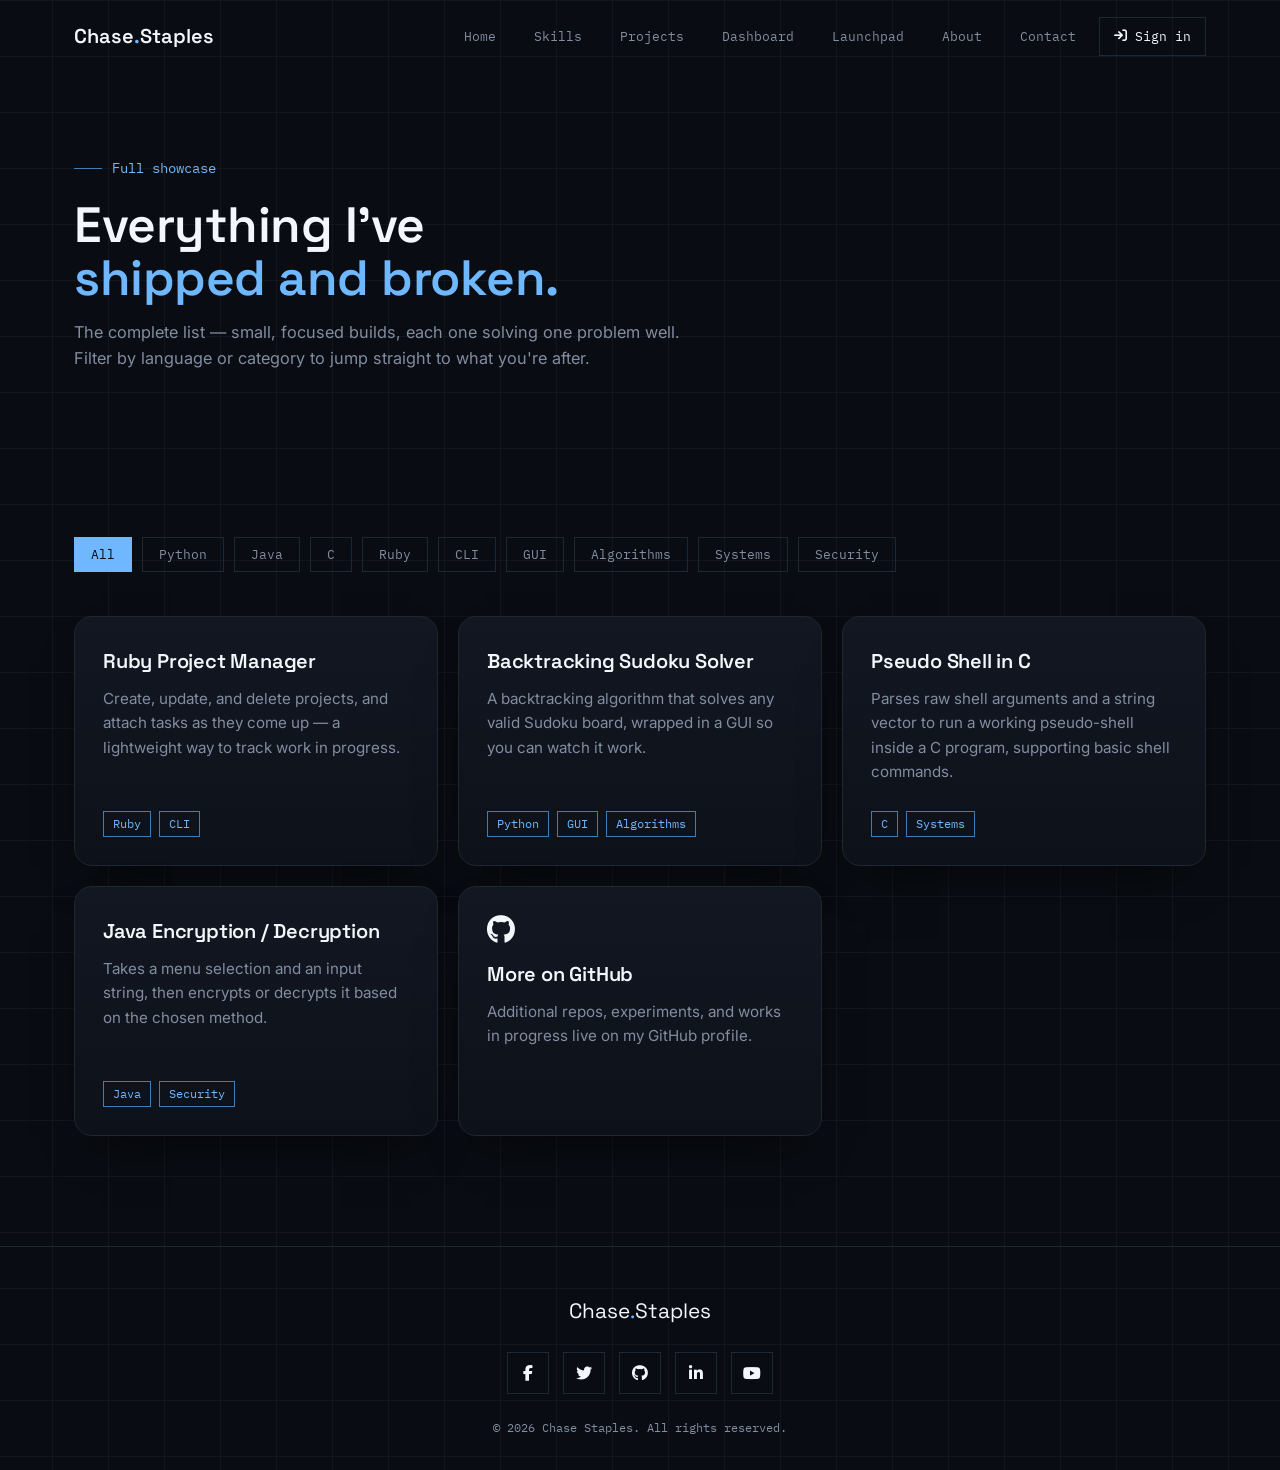
<file: projects.html>
<!DOCTYPE html>
<html lang="en">
<head>
<meta charset="UTF-8">
<meta name="viewport" content="width=device-width, initial-scale=1.0">
<title>Projects — Chase Staples</title>
<link rel="preconnect" href="https://fonts.googleapis.com">
<link href="https://fonts.googleapis.com/css2?family=Space+Grotesk:wght@400;500;600;700&family=Inter:wght@400;500;600&family=IBM+Plex+Mono:wght@400;500&display=swap" rel="stylesheet">
<link rel="stylesheet" href="https://cdnjs.cloudflare.com/ajax/libs/font-awesome/6.5.1/css/all.min.css">
<link rel="stylesheet" href="style.css">
</head>
<body>

<header id="site-header">
  <nav class="wrap">
    <a href="index.html" class="brand">Chase<em>.</em>Staples</a>
    <ul class="nav-links">
      <li><a href="index.html">Home</a></li>
      <li><a href="index.html#skills">Skills</a></li>
      <li><a href="projects.html">Projects</a></li>
      <li><a href="dashboard.html">Dashboard</a></li>
      <li><a href="launchpad.html">Launchpad</a></li>
      <li><a href="index.html#about">About</a></li>
      <li><a href="index.html#contact">Contact</a></li>
      <li id="acctSlot"><a href="login.html" class="acct"><i class="fas fa-arrow-right-to-bracket"></i> Sign in</a></li>
    </ul>
    <button class="burger" id="burger" aria-label="Toggle menu" aria-expanded="false">
      <span></span><span></span><span></span>
    </button>
  </nav>
  <div class="mobile-panel" id="mobilePanel">
    <a href="index.html">Home</a>
    <a href="index.html#skills">Skills</a>
    <a href="projects.html">Projects</a>
    <a href="dashboard.html">Dashboard</a>
    <a href="launchpad.html">Launchpad</a>
    <a href="index.html#about">About</a>
    <a href="index.html#contact">Contact</a>
    <a href="login.html" id="acctSlotMobile">Sign in</a>
  </div>
</header>

<section class="page-hero">
  <div class="wrap">
    <div class="eyebrow">Full showcase</div>
    <h1>Everything I've<br><span>shipped and broken.</span></h1>
    <p>The complete list — small, focused builds, each one solving one problem well. Filter by language or category to jump straight to what you're after.</p>
  </div>
</section>

<section>
  <div class="wrap">
    <div class="filter-bar" id="filterBar" role="group" aria-label="Filter projects by tag">
      <button class="filter-pill active" data-filter="all">All</button>
      <button class="filter-pill" data-filter="python">Python</button>
      <button class="filter-pill" data-filter="java">Java</button>
      <button class="filter-pill" data-filter="c">C</button>
      <button class="filter-pill" data-filter="ruby">Ruby</button>
      <button class="filter-pill" data-filter="cli">CLI</button>
      <button class="filter-pill" data-filter="gui">GUI</button>
      <button class="filter-pill" data-filter="algorithms">Algorithms</button>
      <button class="filter-pill" data-filter="systems">Systems</button>
      <button class="filter-pill" data-filter="security">Security</button>
    </div>

    <div class="project-grid-full" id="projectGrid">
      <div class="panel project-card" data-tags="ruby,cli"><div class="br-bl"></div><div class="br-br"></div>
        <h3>Ruby Project Manager</h3>
        <p>Create, update, and delete projects, and attach tasks as they come up — a lightweight way to track work in progress.</p>
        <div class="tags"><span>Ruby</span><span>CLI</span></div>
      </div>
      <div class="panel project-card" data-tags="python,gui,algorithms"><div class="br-bl"></div><div class="br-br"></div>
        <h3>Backtracking Sudoku Solver</h3>
        <p>A backtracking algorithm that solves any valid Sudoku board, wrapped in a GUI so you can watch it work.</p>
        <div class="tags"><span>Python</span><span>GUI</span><span>Algorithms</span></div>
      </div>
      <div class="panel project-card" data-tags="c,systems"><div class="br-bl"></div><div class="br-br"></div>
        <h3>Pseudo Shell in C</h3>
        <p>Parses raw shell arguments and a string vector to run a working pseudo-shell inside a C program, supporting basic shell commands.</p>
        <div class="tags"><span>C</span><span>Systems</span></div>
      </div>
      <div class="panel project-card" data-tags="java,security"><div class="br-bl"></div><div class="br-br"></div>
        <h3>Java Encryption / Decryption</h3>
        <p>Takes a menu selection and an input string, then encrypts or decrypts it based on the chosen method.</p>
        <div class="tags"><span>Java</span><span>Security</span></div>
      </div>
      <a href="#" class="panel project-card cta-card panel-link" data-tags="all">
        <i class="fab fa-github"></i>
        <h3>More on GitHub</h3>
        <p>Additional repos, experiments, and works in progress live on my GitHub profile.</p>
      </a>
    </div>
  </div>
</section>

<footer>
  <div class="wrap footer-inner">
    <div class="foot-brand">Chase<em>.</em>Staples</div>
    <div class="social-row">
      <a href="#" aria-label="Facebook"><i class="fab fa-facebook-f"></i></a>
      <a href="#" aria-label="Twitter"><i class="fab fa-twitter"></i></a>
      <a href="#" aria-label="GitHub"><i class="fab fa-github"></i></a>
      <a href="#" aria-label="LinkedIn"><i class="fab fa-linkedin-in"></i></a>
      <a href="#" aria-label="YouTube"><i class="fab fa-youtube"></i></a>
    </div>
    <p class="copyright">© <span id="year"></span> Chase Staples. All rights reserved.</p>
  </div>
</footer>

<script>
document.getElementById('year').textContent = new Date().getFullYear();

/* header scroll state */
const header = document.getElementById('site-header');
document.addEventListener('scroll', () => {
  header.classList.toggle('scrolled', window.scrollY > 40);
}, {passive:true});

/* mobile nav */
const burger = document.getElementById('burger');
const panel = document.getElementById('mobilePanel');
function closeMenu(){
  burger.classList.remove('active');
  panel.classList.remove('active');
  burger.setAttribute('aria-expanded','false');
}
burger.addEventListener('click', () => {
  const open = burger.classList.toggle('active');
  panel.classList.toggle('active', open);
  burger.setAttribute('aria-expanded', String(open));
});
panel.querySelectorAll('a').forEach(a => a.addEventListener('click', closeMenu));

/* login state — mirrors index.html */
const acctSlot = document.getElementById('acctSlot');
const acctSlotMobile = document.getElementById('acctSlotMobile');
function signOut(){
  sessionStorage.removeItem('loggedIn');
  sessionStorage.removeItem('demoEmail');
  refreshAuthUI();
}
function refreshAuthUI(){
  const loggedIn = sessionStorage.getItem('loggedIn') === 'true';
  const email = sessionStorage.getItem('demoEmail') || 'you';
  if(loggedIn){
    acctSlot.innerHTML = `<span class="acct-status"><i class="fas fa-circle-check" style="color:var(--success);"></i> <strong>${email}</strong> <button id="logoutBtn">Sign out</button></span>`;
    document.getElementById('logoutBtn').addEventListener('click', signOut);
    acctSlotMobile.textContent = 'Sign out';
    acctSlotMobile.href = '#';
    acctSlotMobile.onclick = (e) => { e.preventDefault(); signOut(); };
  } else {
    acctSlot.innerHTML = '<a href="login.html" class="acct"><i class="fas fa-arrow-right-to-bracket"></i> Sign in</a>';
    acctSlotMobile.textContent = 'Sign in';
    acctSlotMobile.href = 'login.html';
    acctSlotMobile.onclick = null;
  }
}
refreshAuthUI();

/* project tag filter */
const filterBar = document.getElementById('filterBar');
const cards = Array.from(document.querySelectorAll('#projectGrid .project-card'));
filterBar.addEventListener('click', (e) => {
  const btn = e.target.closest('.filter-pill');
  if(!btn) return;
  filterBar.querySelectorAll('.filter-pill').forEach(p => p.classList.remove('active'));
  btn.classList.add('active');
  const filter = btn.dataset.filter;
  cards.forEach(card => {
    const tags = (card.dataset.tags || '').split(',');
    const match = filter === 'all' || tags.includes(filter);
    card.classList.toggle('hidden', !match);
  });
});
</script>
</body>
</html>
</file>
<file: style.css>
:root{
  --navy:#090c12;
  --panel:#121722;
  --panel-2:#0d1119;
  --line:#1f2733;
  --grid-line:rgba(255,255,255,.035);
  --amber:#6fb7ff;
  --amber-dim:#3f7db8;
  --text:#f3f6fa;
  --muted:#828da0;
  --success:#35d07f;
  --mono:'IBM Plex Mono',monospace;
  --head:'Space Grotesk',sans-serif;
  --body:'Inter',sans-serif;
}
*{margin:0;padding:0;box-sizing:border-box;}
html{scroll-behavior:smooth;}
@media (prefers-reduced-motion:reduce){
  html{scroll-behavior:auto;}
  *{animation-duration:.01ms !important;animation-iteration-count:1 !important;transition-duration:.01ms !important;}
}
body{
  background:var(--navy);
  color:var(--text);
  font-family:var(--body);
  line-height:1.6;
  background-image:
    linear-gradient(var(--grid-line) 1px,transparent 1px),
    linear-gradient(90deg,var(--grid-line) 1px,transparent 1px);
  background-size:56px 56px;
  background-position:center top;
}
a{color:inherit;text-decoration:none;}
img{max-width:100%;display:block;}
:focus-visible{outline:2px solid var(--amber);outline-offset:3px;}
.wrap{max-width:1180px;margin:0 auto;padding:0 24px;}
h1,h2,h3{font-family:var(--head);font-weight:600;letter-spacing:-.01em;}

/* ---------- rounded sheet-card (signature motif) ---------- */
.panel{
  position:relative;
  border:1px solid var(--line);
  border-radius:18px;
  background:linear-gradient(180deg,var(--panel),var(--panel-2));
  box-shadow:0 24px 48px -24px rgba(0,0,0,.7);
}
.panel .br-bl,.panel .br-br{display:none;}

/* ---------- header ---------- */
header{
  position:fixed;top:0;left:0;width:100%;z-index:1000;
  background:rgba(13,27,42,0);
  border-bottom:1px solid transparent;
  transition:background .3s ease,border-color .3s ease;
}
header.scrolled{background:rgba(13,27,42,.92);backdrop-filter:blur(8px);border-bottom-color:var(--line);}
nav.wrap{display:flex;align-items:center;justify-content:space-between;height:72px;}
.brand{font-family:var(--head);font-size:1.25rem;font-weight:600;}
.brand em{font-style:normal;color:var(--amber);}
.nav-links{display:flex;align-items:center;gap:8px;list-style:none;}
.nav-links a{
  font-family:var(--mono);font-size:.82rem;color:var(--muted);
  padding:8px 14px;border:1px solid transparent;transition:.2s ease;
}
.nav-links a:hover,.nav-links a:focus-visible{color:var(--amber);border-color:var(--line);}
.nav-links .acct{border-color:var(--line);color:var(--text);display:flex;align-items:center;gap:8px;}
.nav-links .acct:hover{border-color:var(--amber);color:var(--amber);}
.burger{display:none;width:42px;height:42px;border:1px solid var(--line);background:transparent;cursor:pointer;position:relative;}
.burger span{position:absolute;left:10px;right:10px;height:2px;background:var(--text);transition:.25s ease;}
.burger span:nth-child(1){top:14px;}
.burger span:nth-child(2){top:20px;}
.burger span:nth-child(3){top:26px;}
.burger.active span:nth-child(1){transform:translateY(6px) rotate(45deg);}
.burger.active span:nth-child(2){opacity:0;}
.burger.active span:nth-child(3){transform:translateY(-6px) rotate(-45deg);}
.mobile-panel{
  position:fixed;inset:72px 0 0 0;background:var(--navy);
  transform:translateX(100%);transition:transform .35s ease;z-index:999;
  display:flex;flex-direction:column;align-items:center;justify-content:center;gap:28px;
}
.mobile-panel.active{transform:translateX(0);}
.mobile-panel a{font-family:var(--head);font-size:1.6rem;color:var(--text);}
.mobile-panel a:hover{color:var(--amber);}

@media(min-width:900px){
  .burger{display:none;}
  .nav-links{display:flex;}
  .mobile-panel{display:none;}
}
@media(max-width:899px){
  .nav-links{display:none;}
  .burger{display:block;}
}

/* ---------- inline signed-in indicator (nav) ---------- */
.acct-status{display:flex;align-items:center;gap:10px;font-family:var(--mono);font-size:.78rem;color:var(--muted);}
.acct-status strong{color:var(--text);}
.acct-status button{
  background:transparent;border:1px solid var(--line);color:var(--muted);
  font-family:var(--mono);font-size:.75rem;padding:5px 11px;border-radius:8px;cursor:pointer;transition:.2s ease;
}
.acct-status button:hover{border-color:var(--amber);color:var(--amber);}

/* ---------- hero ---------- */
#hero{min-height:100vh;display:flex;align-items:center;position:relative;overflow:hidden;padding-top:72px;}

/* rising language bubbles */
.bubbles{position:absolute;inset:0;pointer-events:none;z-index:0;}
.bubble{
  position:absolute;bottom:-120px;
  display:flex;align-items:center;justify-content:center;
  border-radius:50%;
  border:1px solid var(--amber-dim);
  background:radial-gradient(circle at 35% 30%,rgba(232,163,61,.14),rgba(19,42,61,.4));
  box-shadow:0 0 18px rgba(232,163,61,.12) inset;
  animation-name:rise;
  animation-timing-function:linear;
  animation-iteration-count:infinite;
}
.bubble i, .bubble span.glyph{color:var(--amber);opacity:.85;}
.bubbles-back .bubble{filter:blur(.5px);}
@keyframes rise{
  0%{transform:translateY(0) translateX(0);opacity:0;}
  8%{opacity:1;}
  92%{opacity:1;}
  100%{transform:translateY(-115vh) translateX(var(--drift,20px));opacity:0;}
}
.hero-inner{position:relative;z-index:1;max-width:760px;}
.eyebrow{font-family:var(--mono);color:var(--amber);font-size:.85rem;margin-bottom:18px;display:flex;align-items:center;gap:10px;}
.eyebrow::before{content:'';width:28px;height:1px;background:var(--amber-dim);}
#hero h1{font-size:clamp(2.4rem,6vw,4.2rem);line-height:1.05;margin-bottom:14px;}
#hero h1 span{color:var(--amber);}
.role-line{font-family:var(--mono);font-size:clamp(1rem,2.4vw,1.3rem);color:var(--muted);min-height:1.6em;margin-bottom:34px;}
.role-line .cursor{display:inline-block;width:2px;height:1.1em;background:var(--amber);vertical-align:-2px;margin-left:2px;animation:blink 1s step-end infinite;}
@keyframes blink{50%{opacity:0;}}
.btn{
  display:inline-flex;align-items:center;gap:10px;
  font-family:var(--mono);font-size:.9rem;color:var(--navy);
  background:var(--amber);padding:14px 26px;border:1px solid var(--amber);
  transition:.2s ease;cursor:pointer;
}
.btn:hover,.btn:focus-visible{background:transparent;color:var(--amber);}
.btn.ghost{background:transparent;color:var(--text);border-color:var(--line);}
.btn.ghost:hover{border-color:var(--amber);color:var(--amber);}
.btn:disabled{opacity:.5;cursor:not-allowed;}

/* ---------- section shell ---------- */
section{padding:110px 0;position:relative;}
.section-head{max-width:640px;margin-bottom:56px;}
.section-head .eyebrow{margin-bottom:14px;}
.section-head h2{font-size:clamp(1.8rem,4vw,2.6rem);}
.section-head p{color:var(--muted);margin-top:12px;}

/* ---------- skills overview ---------- */
.skill-grid{display:grid;grid-template-columns:1fr;gap:1px;background:var(--line);border:1px solid var(--line);}
.skill-grid .panel{border:none;padding:32px;background:var(--panel);}
.skill-grid .panel h3{color:var(--amber);font-size:1.05rem;margin-bottom:10px;font-family:var(--mono);}
.skill-grid .panel p{color:var(--muted);font-size:.95rem;}
@media(min-width:640px){.skill-grid{grid-template-columns:1fr 1fr;}}
@media(min-width:1024px){.skill-grid{grid-template-columns:repeat(4,1fr);}}

/* ---------- projects ---------- */
.project-scroller{
  display:grid;grid-auto-flow:column;grid-auto-columns:82%;gap:20px;
  overflow-x:auto;padding-bottom:12px;scroll-snap-type:x mandatory;
  -webkit-overflow-scrolling:touch;
}
.project-scroller::-webkit-scrollbar{height:6px;}
.project-scroller::-webkit-scrollbar-thumb{background:var(--line);}
.project-card{scroll-snap-align:start;padding:28px;display:flex;flex-direction:column;min-height:230px;}
.project-card h3{font-size:1.25rem;margin-bottom:10px;}
.project-card p{color:var(--muted);font-size:.95rem;flex:1;}
.tags{display:flex;flex-wrap:wrap;gap:8px;margin-top:18px;}
.tags span{font-family:var(--mono);font-size:.72rem;color:var(--amber);border:1px solid var(--amber-dim);padding:3px 9px;}
@media(min-width:760px){
  .project-scroller{display:grid;grid-auto-flow:row;grid-template-columns:1fr 1fr;overflow:visible;}
}

/* ---------- about ---------- */
.about-grid{display:grid;grid-template-columns:1fr;gap:48px;}
@media(min-width:900px){.about-grid{grid-template-columns:1.1fr 1fr;align-items:start;}}
.bar-row{margin-bottom:22px;}
.bar-label{display:flex;justify-content:space-between;font-family:var(--mono);font-size:.85rem;margin-bottom:8px;}
.bar-label i{color:var(--amber);margin-right:8px;width:18px;text-align:center;}
.bar-track{height:8px;background:var(--panel-2);border:1px solid var(--line);position:relative;overflow:hidden;}
.bar-fill{height:100%;width:0;background:linear-gradient(90deg,var(--amber-dim),var(--amber));transition:width 1.1s cubic-bezier(.2,.7,.2,1);}
.about-copy p{color:var(--muted);max-width:60ch;}
.about-copy h3{font-family:var(--mono);color:var(--amber);font-size:.95rem;margin-bottom:6px;}
.about-copy h2{margin-bottom:6px;}

/* ---------- contact ---------- */
.contact-grid{display:grid;grid-template-columns:1fr;gap:1px;background:var(--line);border:1px solid var(--line);}
@media(min-width:760px){.contact-grid{grid-template-columns:repeat(3,1fr);}}
.contact-card{background:var(--panel);padding:32px;display:flex;gap:16px;align-items:flex-start;}
.contact-card svg{flex-shrink:0;width:30px;height:30px;color:var(--amber);}
.contact-card h3{font-family:var(--mono);font-size:.85rem;color:var(--muted);margin-bottom:6px;text-transform:none;}
.contact-card p{font-size:.95rem;}

/* ---------- footer ---------- */
footer{border-top:1px solid var(--line);padding:48px 0 32px;}
.footer-inner{display:flex;flex-direction:column;gap:24px;align-items:center;text-align:center;}
.foot-brand{font-family:var(--head);font-size:1.3rem;}
.foot-brand em{color:var(--amber);font-style:normal;}
.social-row{display:flex;gap:14px;}
.social-row a{
  width:42px;height:42px;border:1px solid var(--line);display:flex;
  align-items:center;justify-content:center;transition:.2s ease;
}
.social-row a:hover,.social-row a:focus-visible{border-color:var(--amber);color:var(--amber);}
.copyright{font-family:var(--mono);font-size:.78rem;color:var(--muted);}

/* =========================================================
   AUTH PAGES (login.html / otp.html)
   ========================================================= */
.auth-shell{
  min-height:100vh;display:flex;align-items:center;justify-content:center;
  padding:100px 20px 60px;
}
.auth-card{
  width:100%;max-width:420px;padding:44px 34px 40px;position:relative;border-radius:24px;
}
.auth-card::before{
  content:'';position:absolute;top:16px;left:50%;transform:translateX(-50%);
  width:36px;height:4px;border-radius:2px;background:var(--line);
}
.auth-badge{
  font-family:var(--mono);font-size:.72rem;color:var(--amber);
  border:1px solid var(--amber-dim);display:inline-block;padding:3px 10px;margin-bottom:20px;
}
.auth-card h1{font-size:1.8rem;margin-bottom:8px;}
.auth-card .sub{color:var(--muted);font-size:.92rem;margin-bottom:30px;}
.auth-card .sub strong{color:var(--text);}
.field{margin-bottom:18px;}
.field label{display:block;font-family:var(--mono);font-size:.78rem;color:var(--muted);margin-bottom:8px;}
.field input{
  width:100%;background:var(--panel-2);border:1px solid var(--line);color:var(--text);
  font-family:var(--body);font-size:.95rem;padding:13px 14px;transition:.2s ease;
}
.field input:focus{border-color:var(--amber);outline:none;}
.auth-note{font-family:var(--mono);font-size:.75rem;color:var(--muted);margin-top:22px;line-height:1.7;}
.auth-note b{color:var(--amber);}
.auth-error{
  font-family:var(--mono);font-size:.8rem;color:#ff8a8a;margin-top:14px;
  display:none;
}
.auth-error.show{display:block;}
.back-link{
  display:inline-flex;align-items:center;gap:6px;font-family:var(--mono);
  font-size:.8rem;color:var(--muted);margin-bottom:26px;
}
.back-link:hover{color:var(--amber);}

/* ---- OTP fanned card deck ---- */
.otp-deck{
  position:relative;height:130px;width:100%;margin:34px 0 26px;
}
.otp-slot{
  position:absolute;top:6px;left:50%;width:58px;height:76px;
  margin-left:-29px;
  --tx:0px;--ty:0px;--rot:0deg;
  transform:translate(var(--tx),var(--ty)) rotate(var(--rot));
  transition:transform .45s cubic-bezier(.2,.8,.3,1.15),opacity .35s ease;
  z-index:1;
}
.otp-slot:nth-child(1){--tx:-84px;--ty:8px;--rot:-9deg;}
.otp-slot:nth-child(2){--tx:-28px;--ty:0px;--rot:-3deg;z-index:2;}
.otp-slot:nth-child(3){--tx:28px;--ty:0px;--rot:3deg;z-index:3;}
.otp-slot:nth-child(4){--tx:84px;--ty:8px;--rot:9deg;z-index:4;}
.otp-slot.filled{--ty:-10px;z-index:6;}
.otp-slot input{
  width:100%;height:100%;text-align:center;font-family:var(--head);font-size:1.6rem;
  color:var(--text);background:linear-gradient(160deg,var(--panel),var(--panel-2));
  border:1px solid var(--line);border-radius:14px;caret-color:var(--amber);
  box-shadow:0 8px 18px rgba(0,0,0,.4);transition:.2s ease;
}
.otp-slot input:focus{outline:none;border-color:var(--amber);box-shadow:0 0 0 3px rgba(111,183,255,.22),0 8px 18px rgba(0,0,0,.4);}
.otp-slot.filled input{border-color:var(--amber);}

/* stacking + success sequence */
.otp-deck.stacked .otp-slot{--tx:0px;--rot:0deg;}
.otp-deck.stacked .otp-slot:nth-child(1){--ty:6px;}
.otp-deck.stacked .otp-slot:nth-child(2){--ty:3px;}
.otp-deck.stacked .otp-slot:nth-child(3){--ty:0px;}
.otp-deck.stacked .otp-slot:nth-child(4){--ty:-4px;}
.otp-deck.merged .otp-slot{opacity:0;}
.otp-success-card{
  position:absolute;top:0;left:50%;width:66px;height:86px;margin-left:-33px;
  border-radius:16px;background:linear-gradient(160deg,#1c4f39,#0e2b20);
  border:1px solid var(--success);display:flex;align-items:center;justify-content:center;
  opacity:0;transform:translateY(-4px) scale(.7);
  transition:opacity .35s ease,transform .4s cubic-bezier(.2,.8,.3,1.3);
  box-shadow:0 0 0 4px rgba(53,208,127,.16),0 10px 26px -8px rgba(0,0,0,.6);
}
.otp-success-card.show{opacity:1;transform:translateY(-6px) scale(1);}
.otp-success-card svg{width:30px;height:30px;}
.otp-success-card svg path{
  fill:none;stroke:var(--success);stroke-width:3;stroke-linecap:round;stroke-linejoin:round;
  stroke-dasharray:24;stroke-dashoffset:24;
}
.otp-success-card.show svg path{animation:draw-check .4s ease forwards .15s;}
@keyframes draw-check{to{stroke-dashoffset:0;}}
.otp-resend{text-align:center;font-size:.9rem;color:var(--muted);margin-bottom:8px;}
.otp-resend button{
  background:none;border:none;color:var(--amber);font-family:inherit;font-size:inherit;
  cursor:pointer;padding:0;text-decoration:underline;
}
.otp-resend button:disabled{color:var(--muted);text-decoration:none;cursor:default;}

/* =========================================================
   SHARED SUB-PAGE HERO (projects.html / dashboard.html / launchpad.html)
   ========================================================= */
.page-hero{padding:158px 0 56px;}
.page-hero h1{font-size:clamp(2rem,5vw,3.1rem);line-height:1.08;margin-bottom:14px;}
.page-hero h1 span{color:var(--amber);}
.page-hero p{color:var(--muted);max-width:620px;font-size:1.02rem;}

/* generic hover-lift used on link-style panels/tiles across sub-pages
   (deliberately no `display` here — each target already sets its own via
   .project-card / .dash-link-tile / .lp-tile, this only adds hover motion) */
.panel-link{transition:transform .2s ease,border-color .2s ease,box-shadow .2s ease;}
.panel-link:hover,.panel-link:focus-visible{
  transform:translateY(-4px);border-color:var(--amber-dim);
  box-shadow:0 20px 36px -20px rgba(0,0,0,.75);
}

.text-link{font-family:var(--mono);font-size:.85rem;color:var(--amber);display:inline-flex;align-items:center;gap:6px;margin-top:18px;}
.text-link:hover{text-decoration:underline;}

/* =========================================================
   PROJECTS PAGE
   ========================================================= */
.filter-bar{display:flex;flex-wrap:wrap;gap:10px;margin-bottom:44px;}
.filter-pill{
  font-family:var(--mono);font-size:.8rem;color:var(--muted);
  background:transparent;border:1px solid var(--line);padding:8px 16px;
  cursor:pointer;transition:.2s ease;
}
.filter-pill:hover{border-color:var(--amber);color:var(--amber);}
.filter-pill.active{background:var(--amber);border-color:var(--amber);color:var(--navy);}

.project-grid-full{display:grid;grid-template-columns:1fr;gap:20px;}
@media(min-width:640px){.project-grid-full{grid-template-columns:1fr 1fr;}}
@media(min-width:1100px){.project-grid-full{grid-template-columns:repeat(3,1fr);}}
.project-grid-full .project-card{min-height:250px;}
.project-card.hidden{display:none;}
.cta-card{align-items:flex-start;justify-content:center;}
.cta-card i{font-size:1.8rem;margin-bottom:14px;display:block;}

/* =========================================================
   DASHBOARD PAGE
   ========================================================= */
.dash-grid{display:grid;grid-template-columns:1fr;gap:20px;}
@media(min-width:760px){.dash-grid{grid-template-columns:1fr 1fr;}}
@media(min-width:1080px){.dash-grid{grid-template-columns:repeat(3,1fr);}.dash-wide{grid-column:span 2;}}
.dash-card{padding:30px;}
.dash-card .eyebrow{margin-bottom:16px;}

.dash-clock{font-family:var(--mono);font-size:clamp(2.2rem,6vw,3.6rem);color:var(--amber);letter-spacing:.02em;line-height:1;margin-bottom:8px;}
.dash-date{font-family:var(--mono);color:var(--muted);font-size:.9rem;margin-bottom:16px;}
.dash-greeting{font-size:1.08rem;color:var(--text);}

.status-list{list-style:none;display:flex;flex-direction:column;gap:16px;}
.status-list li{display:flex;align-items:flex-start;gap:12px;font-size:.95rem;color:var(--text);line-height:1.5;}
.dot{width:8px;height:8px;border-radius:50%;flex-shrink:0;margin-top:7px;}
.dot-live{background:var(--success);box-shadow:0 0 8px rgba(53,208,127,.6);}
.dot-amber{background:var(--amber);box-shadow:0 0 8px rgba(111,183,255,.55);}

.stat-number{font-family:var(--mono);font-size:clamp(1.8rem,4vw,2.4rem);color:var(--amber);margin-bottom:10px;}
.stat-note{color:var(--muted);font-size:.85rem;line-height:1.6;}

.dash-links{display:grid;grid-template-columns:1fr 1fr;gap:10px;}
.dash-link-tile{
  display:flex;align-items:center;gap:10px;font-family:var(--mono);font-size:.83rem;
  padding:13px 14px;border:1px solid var(--line);color:var(--text);
}
.dash-link-tile i{color:var(--amber);width:16px;text-align:center;}
.dash-link-tile:hover{border-color:var(--amber);}
.dash-card .bar-row{margin-bottom:18px;}
.dash-card .bar-row:last-of-type{margin-bottom:0;}

/* =========================================================
   LAUNCHPAD PAGE
   ========================================================= */
.lp-group{margin-bottom:52px;}
.lp-group:last-child{margin-bottom:0;}
.lp-group-title{
  font-family:var(--mono);font-size:.82rem;color:var(--muted);text-transform:uppercase;
  letter-spacing:.09em;margin-bottom:18px;padding-bottom:12px;border-bottom:1px solid var(--line);
}
.lp-grid{display:grid;grid-template-columns:1fr;gap:14px;}
@media(min-width:640px){.lp-grid{grid-template-columns:1fr 1fr;}}
@media(min-width:1100px){.lp-grid{grid-template-columns:repeat(3,1fr);}}
.lp-tile{
  display:flex;flex-direction:column;gap:6px;padding:22px;border:1px solid var(--line);
  border-radius:14px;background:linear-gradient(180deg,var(--panel),var(--panel-2));
}
.lp-tile i{color:var(--amber);font-size:1.25rem;margin-bottom:6px;}
.lp-tile span{font-family:var(--head);font-size:1.05rem;font-weight:600;color:var(--text);}
.lp-tile small{font-family:var(--mono);font-size:.76rem;color:var(--muted);word-break:break-word;}
</file>
